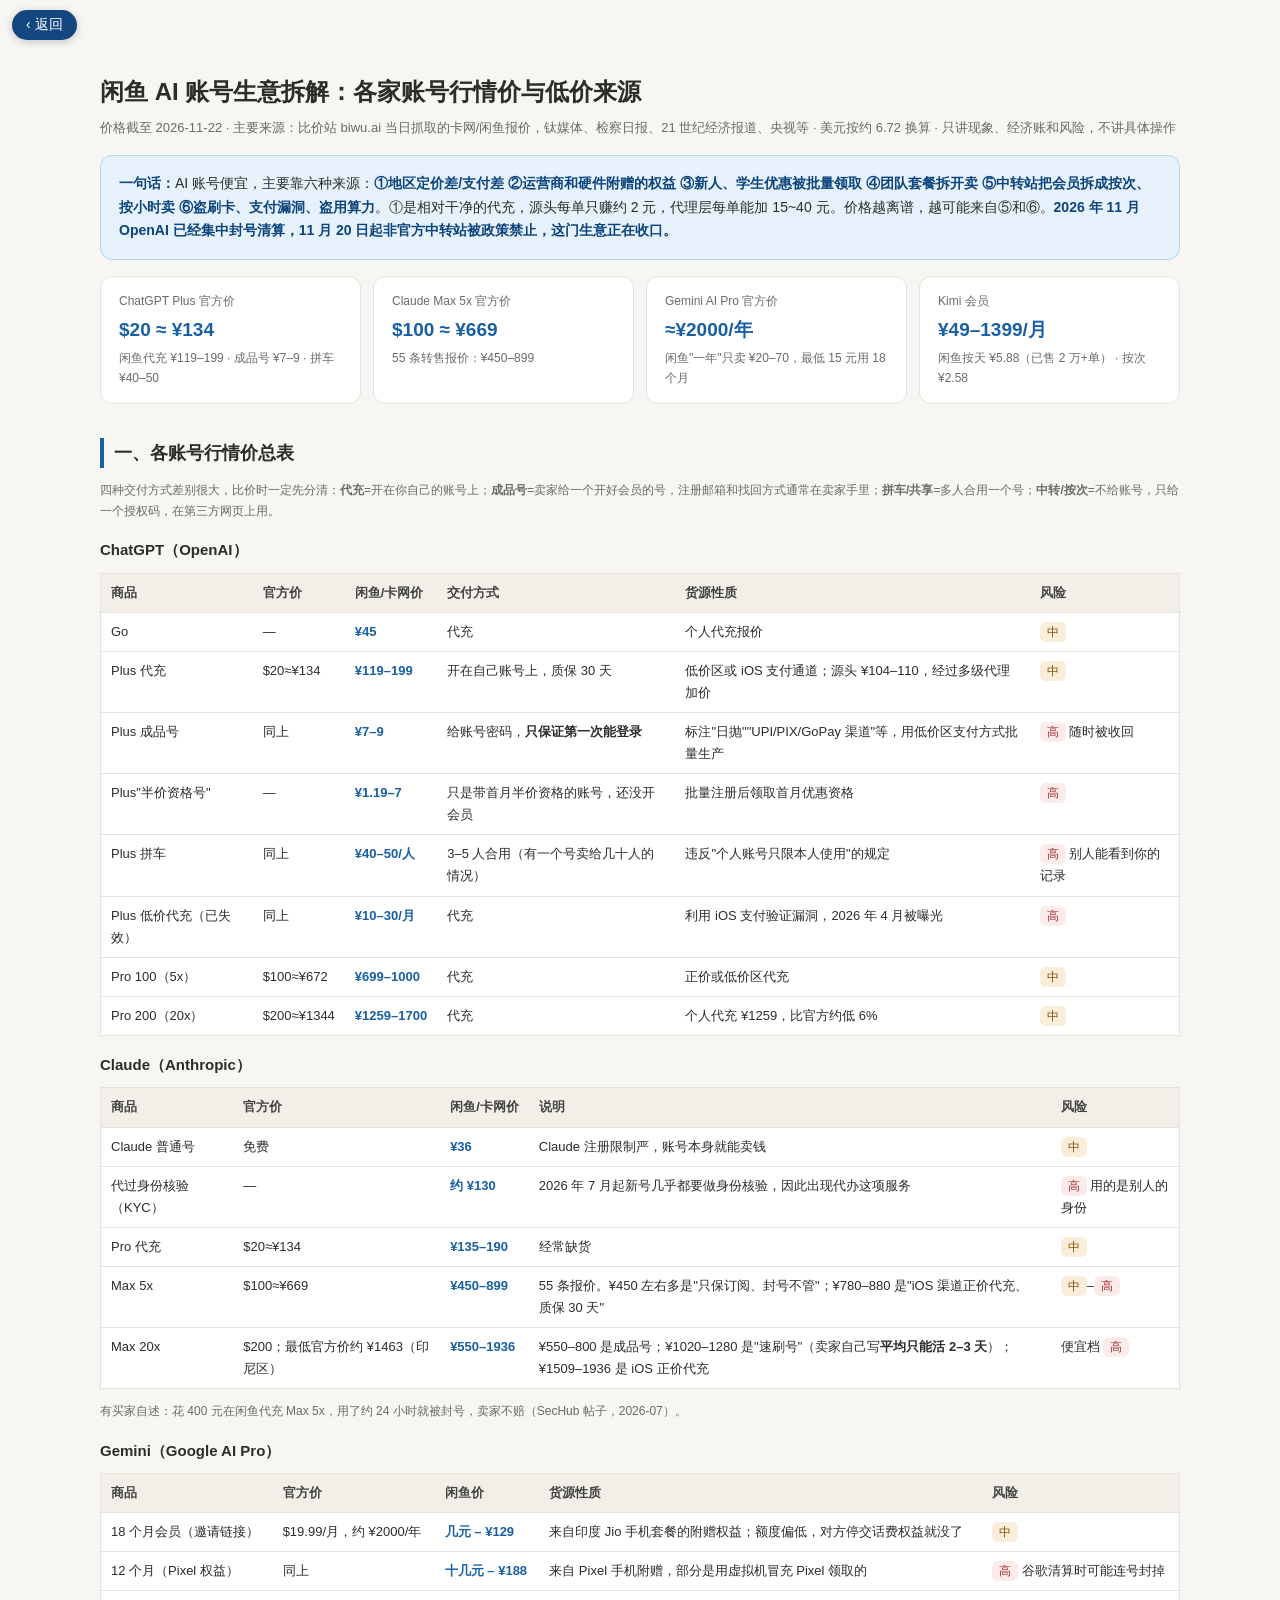
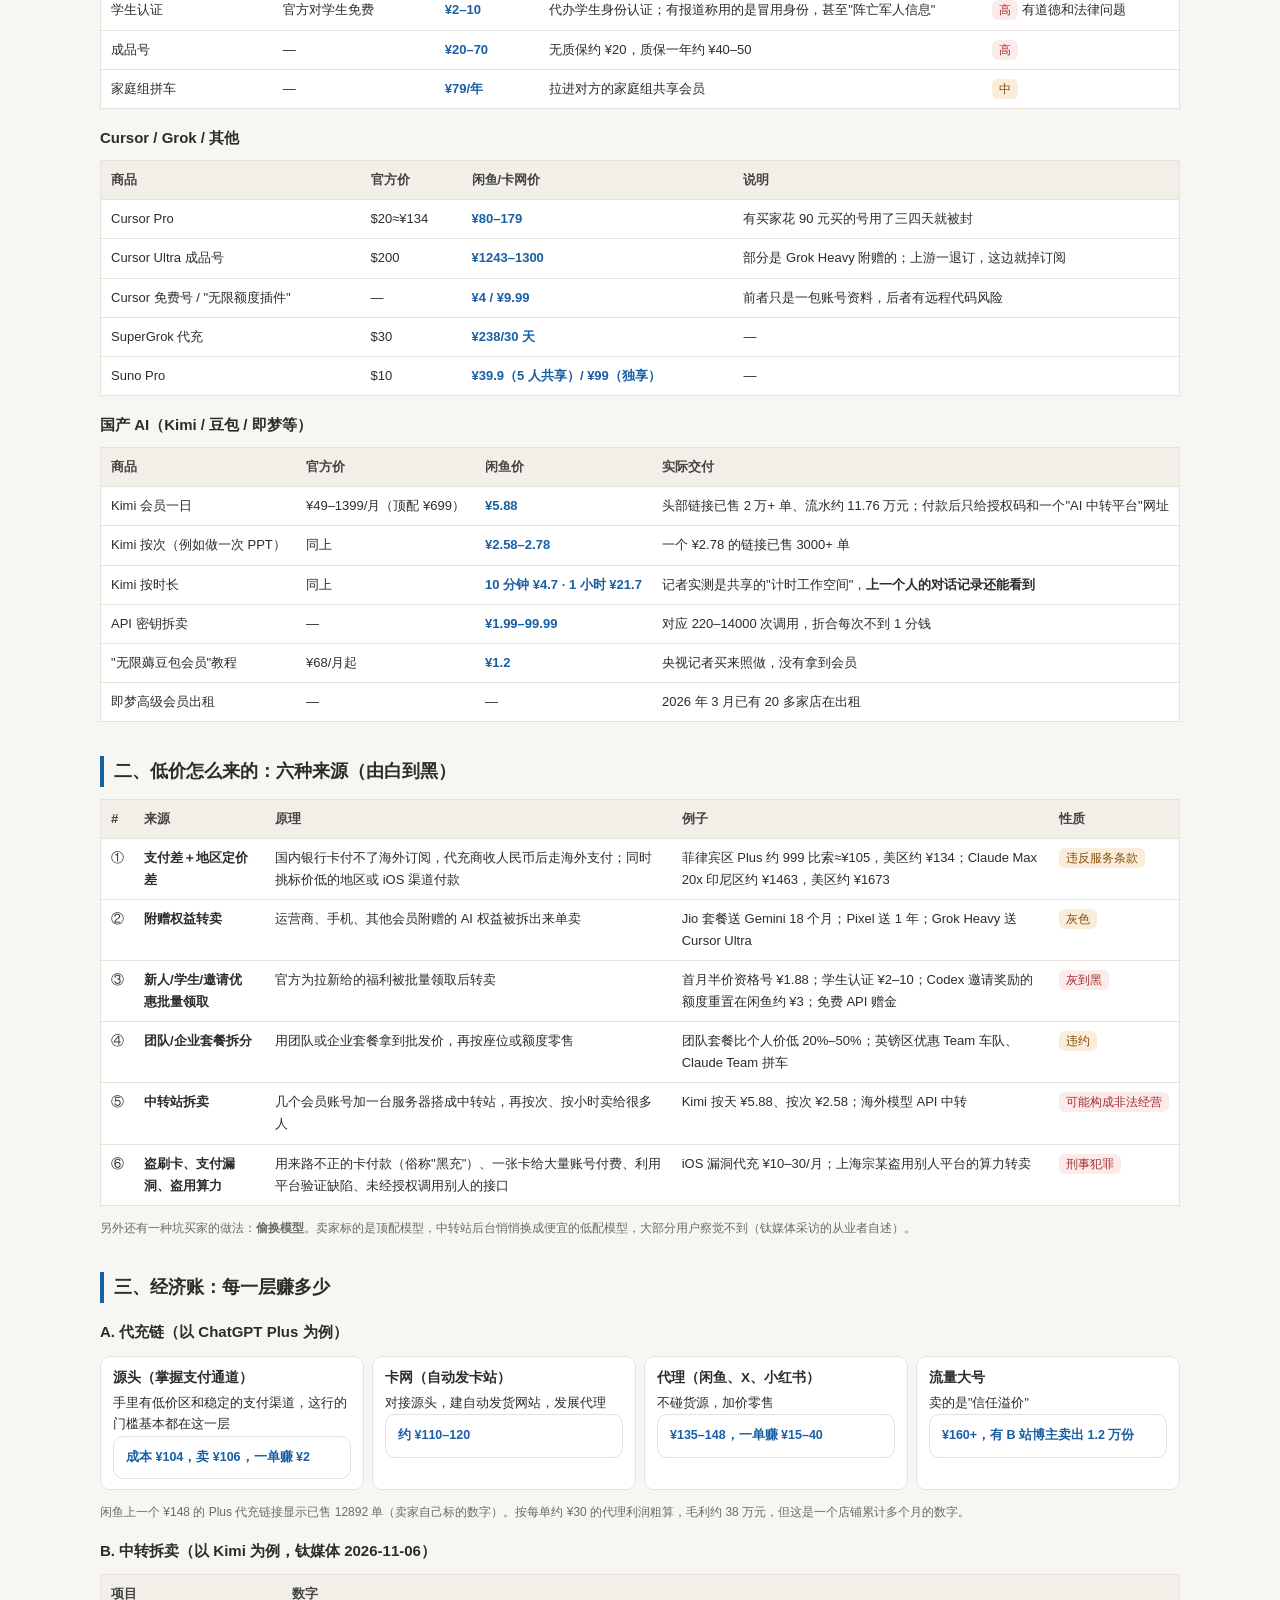
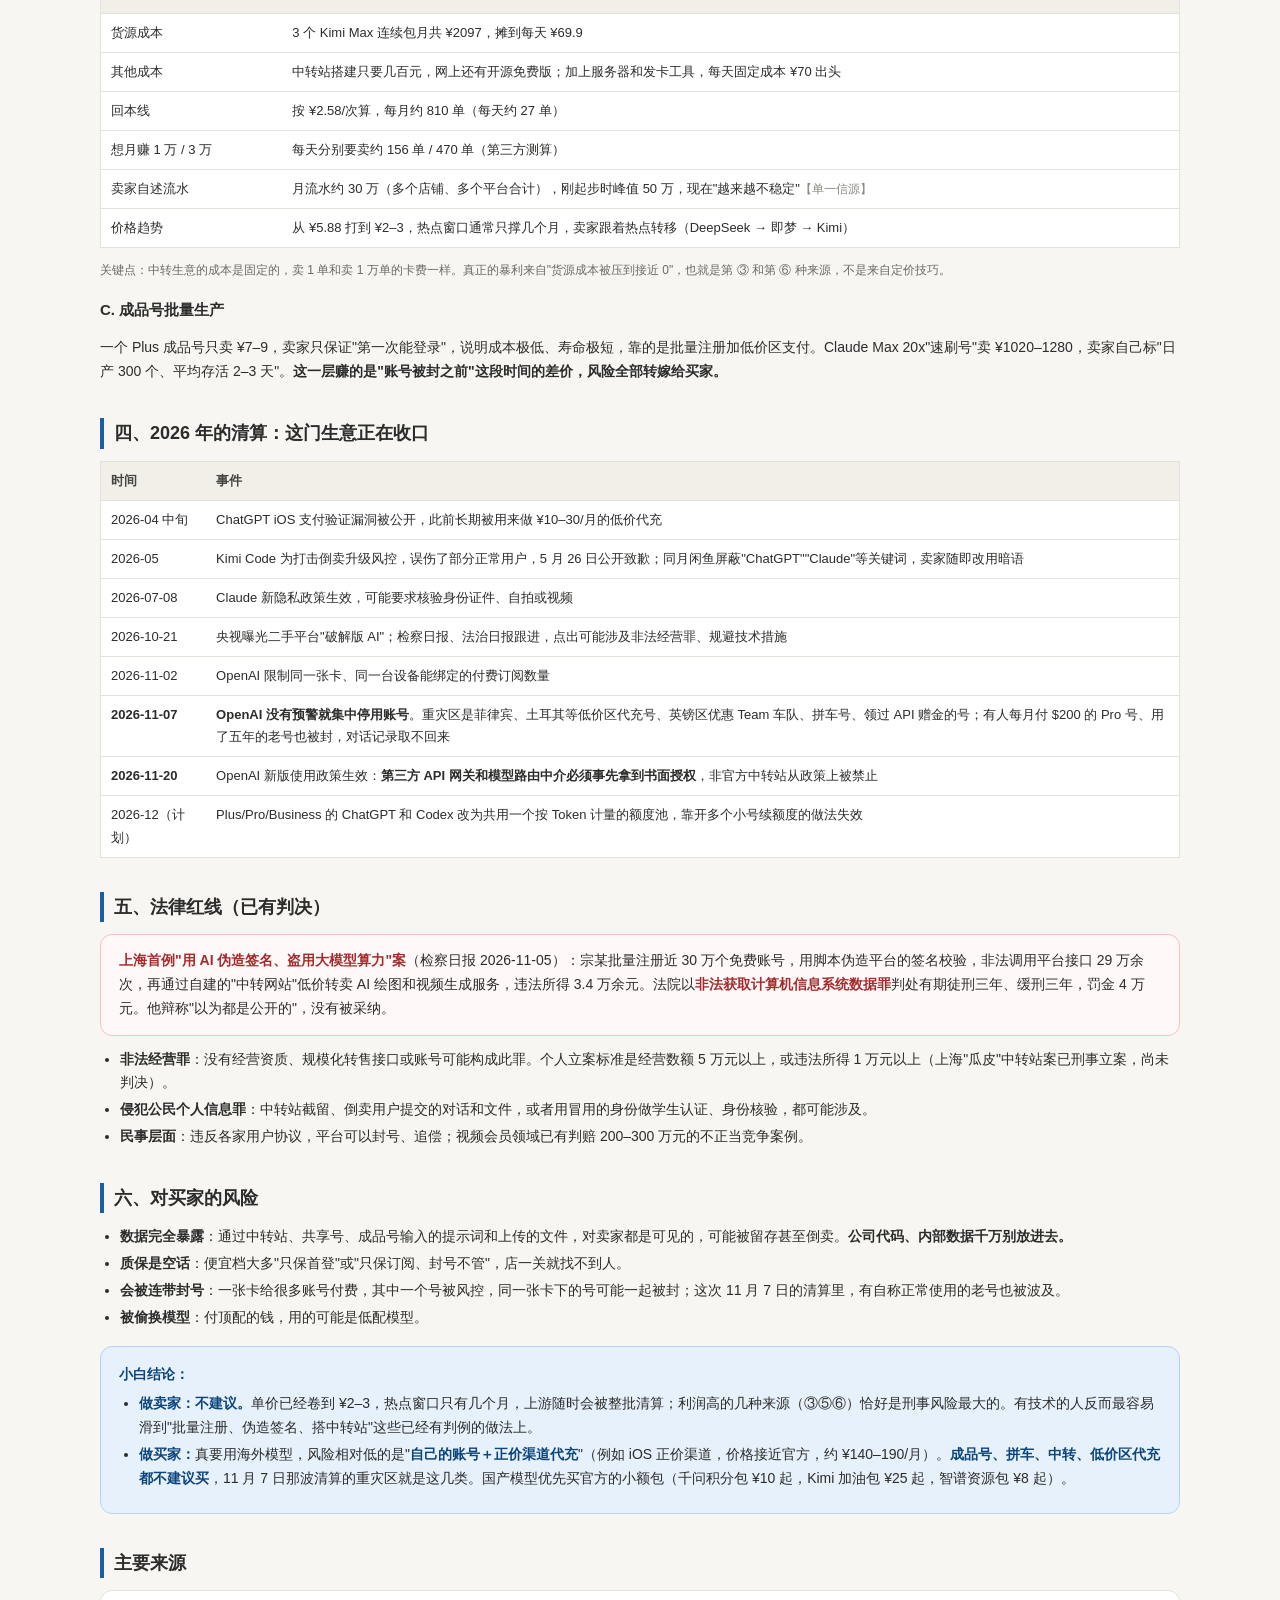
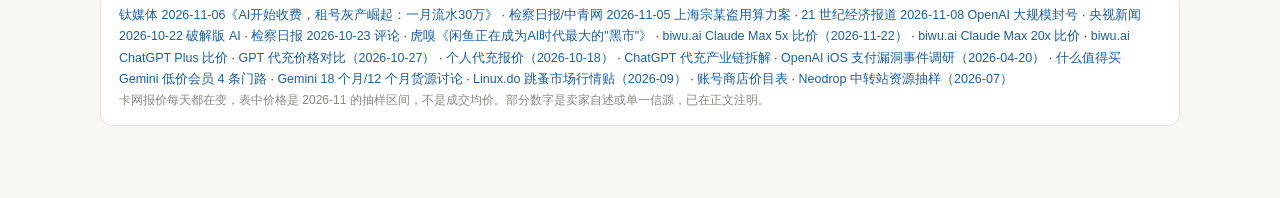
<file: reports/ai-accounts.html>
<!DOCTYPE html>
<html lang="zh-CN">
<head>
<meta charset="UTF-8">
<meta name="viewport" content="width=device-width, initial-scale=1.0, viewport-fit=cover">
<title>闲鱼 AI 账号生意拆解：各账号行情价与低价来源（2026-11）</title>
<style>
:root{--bg:#f7f6f2;--card:#fff;--text:#2c2c2a;--muted:#6b6a64;--line:#e4e2da;--blue:#185FA5;--bluebg:#E6F1FB;--red:#A32D2D;--redbg:#FCEBEB;--amber:#854F0B;--amberbg:#FAEEDA;--green:#3B6D11;--greenbg:#EAF3DE}
*{box-sizing:border-box}
body{margin:0;background:var(--bg);color:var(--text);font:14px/1.7 -apple-system,"PingFang SC","Microsoft YaHei",sans-serif}
.wrap{max-width:1120px;margin:0 auto;padding:28px 20px 60px}
h1{font-size:24px;margin:0 0 4px;font-weight:600}
h2{font-size:18px;margin:34px 0 12px;padding-left:10px;border-left:4px solid var(--blue);font-weight:600}
h3{font-size:15px;margin:16px 0 8px;font-weight:600}
.sub{color:var(--muted);font-size:13px}
.verdict{background:var(--bluebg);border:1px solid #B5D4F4;border-radius:12px;padding:16px 18px;margin-top:16px}
.verdict b{color:#0C447C}
.warn{background:#FFF8F8;border:1px solid #F7C1C1;border-radius:12px;padding:14px 18px;margin:12px 0}
.warn b{color:var(--red)}
.card{background:var(--card);border:1px solid var(--line);border-radius:12px;padding:14px 18px;margin:12px 0}
.hero{display:grid;grid-template-columns:repeat(4,1fr);gap:12px;margin-top:16px}
.hero .card{margin:0}
.k{font-size:12px;color:var(--muted)}
.v{font-size:19px;font-weight:600;margin:2px 0;color:var(--blue)}
table{width:100%;border-collapse:collapse;background:var(--card);border:1px solid var(--line);font-size:13px;margin:10px 0}
th,td{padding:8px 10px;border-bottom:1px solid var(--line);vertical-align:top;text-align:left}
th{background:#f1efe8;font-weight:600;color:#444441;white-space:nowrap}
.p{color:var(--blue);font-weight:600;white-space:nowrap}
.tag{display:inline-block;padding:0 7px;border-radius:6px;font-size:12px;line-height:20px;white-space:nowrap}
.hi{background:var(--redbg);color:var(--red)}
.mid{background:var(--amberbg);color:var(--amber)}
.lo{background:var(--greenbg);color:var(--green)}
.low{color:#888780;font-size:12px}
a{color:var(--blue);text-decoration:none}
.flow{display:grid;grid-template-columns:repeat(4,1fr);gap:8px;margin:12px 0}
.flow div{background:var(--card);border:1px solid var(--line);border-radius:10px;padding:10px 12px;font-size:12.5px;position:relative}
.flow b{display:block;font-size:13.5px;margin-bottom:3px}
.flow .m{color:var(--blue);font-weight:600}
ul{margin:6px 0;padding-left:20px}
li{margin:3px 0}
.note{font-size:12px;color:var(--muted)}
@media(max-width:800px){.hero,.flow{grid-template-columns:1fr 1fr}}
</style>
<base target="_blank">
<meta name="theme-color" content="#14467f">
<style>body{padding-top:calc(44px + env(safe-area-inset-top));font-family:"PingFang SC",-apple-system,"Microsoft YaHei",sans-serif}</style>
</head>
<body>
<div style="position:fixed;left:0;right:0;top:0;height:env(safe-area-inset-top);background:#14467f;z-index:98"></div><a href="../index.html#/more" target="_self" style="position:fixed;left:12px;top:calc(10px + env(safe-area-inset-top));z-index:99;background:#14467f;color:#fff;padding:6px 14px;border-radius:18px;font:14px PingFang SC,-apple-system,sans-serif;text-decoration:none;box-shadow:0 2px 8px rgba(0,0,0,.2)">‹ 返回</a>
<div class="wrap">
<h1>闲鱼 AI 账号生意拆解：各家账号行情价与低价来源</h1>
<div class="sub">价格截至 2026-11-22 · 主要来源：比价站 biwu.ai 当日抓取的卡网/闲鱼报价，钛媒体、检察日报、21 世纪经济报道、央视等 · 美元按约 6.72 换算 · 只讲现象、经济账和风险，不讲具体操作</div>

<div class="verdict">
<b>一句话：</b>AI 账号便宜，主要靠六种来源：<b>①地区定价差/支付差 ②运营商和硬件附赠的权益 ③新人、学生优惠被批量领取 ④团队套餐拆开卖 ⑤中转站把会员拆成按次、按小时卖 ⑥盗刷卡、支付漏洞、盗用算力</b>。①是相对干净的代充，源头每单只赚约 2 元，代理层每单能加 15~40 元。价格越离谱，越可能来自⑤和⑥。<b>2026 年 11 月 OpenAI 已经集中封号清算，11 月 20 日起非官方中转站被政策禁止，这门生意正在收口。</b>
</div>

<div class="hero">
<div class="card"><div class="k">ChatGPT Plus 官方价</div><div class="v">$20 ≈ ¥134</div><div class="note">闲鱼代充 ¥119–199 · 成品号 ¥7–9 · 拼车 ¥40–50</div></div>
<div class="card"><div class="k">Claude Max 5x 官方价</div><div class="v">$100 ≈ ¥669</div><div class="note">55 条转售报价：¥450–899</div></div>
<div class="card"><div class="k">Gemini AI Pro 官方价</div><div class="v">≈¥2000/年</div><div class="note">闲鱼"一年"只卖 ¥20–70，最低 15 元用 18 个月</div></div>
<div class="card"><div class="k">Kimi 会员</div><div class="v">¥49–1399/月</div><div class="note">闲鱼按天 ¥5.88（已售 2 万+单） · 按次 ¥2.58</div></div>
</div>

<h2>一、各账号行情价总表</h2>
<p class="note">四种交付方式差别很大，比价时一定先分清：<b>代充</b>=开在你自己的账号上；<b>成品号</b>=卖家给一个开好会员的号，注册邮箱和找回方式通常在卖家手里；<b>拼车/共享</b>=多人合用一个号；<b>中转/按次</b>=不给账号，只给一个授权码，在第三方网页上用。</p>

<h3>ChatGPT（OpenAI）</h3>
<table>
<tr><th>商品</th><th>官方价</th><th>闲鱼/卡网价</th><th>交付方式</th><th>货源性质</th><th>风险</th></tr>
<tr><td>Go</td><td>—</td><td class="p">¥45</td><td>代充</td><td>个人代充报价</td><td><span class="tag mid">中</span></td></tr>
<tr><td>Plus 代充</td><td>$20≈¥134</td><td class="p">¥119–199</td><td>开在自己账号上，质保 30 天</td><td>低价区或 iOS 支付通道；源头 ¥104–110，经过多级代理加价</td><td><span class="tag mid">中</span></td></tr>
<tr><td>Plus 成品号</td><td>同上</td><td class="p">¥7–9</td><td>给账号密码，<b>只保证第一次能登录</b></td><td>标注"日抛""UPI/PIX/GoPay 渠道"等，用低价区支付方式批量生产</td><td><span class="tag hi">高</span> 随时被收回</td></tr>
<tr><td>Plus"半价资格号"</td><td>—</td><td class="p">¥1.19–7</td><td>只是带首月半价资格的账号，还没开会员</td><td>批量注册后领取首月优惠资格</td><td><span class="tag hi">高</span></td></tr>
<tr><td>Plus 拼车</td><td>同上</td><td class="p">¥40–50/人</td><td>3–5 人合用（有一个号卖给几十人的情况）</td><td>违反"个人账号只限本人使用"的规定</td><td><span class="tag hi">高</span> 别人能看到你的记录</td></tr>
<tr><td>Plus 低价代充（已失效）</td><td>同上</td><td class="p">¥10–30/月</td><td>代充</td><td>利用 iOS 支付验证漏洞，2026 年 4 月被曝光</td><td><span class="tag hi">高</span></td></tr>
<tr><td>Pro 100（5x）</td><td>$100≈¥672</td><td class="p">¥699–1000</td><td>代充</td><td>正价或低价区代充</td><td><span class="tag mid">中</span></td></tr>
<tr><td>Pro 200（20x）</td><td>$200≈¥1344</td><td class="p">¥1259–1700</td><td>代充</td><td>个人代充 ¥1259，比官方约低 6%</td><td><span class="tag mid">中</span></td></tr>
</table>

<h3>Claude（Anthropic）</h3>
<table>
<tr><th>商品</th><th>官方价</th><th>闲鱼/卡网价</th><th>说明</th><th>风险</th></tr>
<tr><td>Claude 普通号</td><td>免费</td><td class="p">¥36</td><td>Claude 注册限制严，账号本身就能卖钱</td><td><span class="tag mid">中</span></td></tr>
<tr><td>代过身份核验（KYC）</td><td>—</td><td class="p">约 ¥130</td><td>2026 年 7 月起新号几乎都要做身份核验，因此出现代办这项服务</td><td><span class="tag hi">高</span> 用的是别人的身份</td></tr>
<tr><td>Pro 代充</td><td>$20≈¥134</td><td class="p">¥135–190</td><td>经常缺货</td><td><span class="tag mid">中</span></td></tr>
<tr><td>Max 5x</td><td>$100≈¥669</td><td class="p">¥450–899</td><td>55 条报价。¥450 左右多是"只保订阅、封号不管"；¥780–880 是"iOS 渠道正价代充、质保 30 天"</td><td><span class="tag mid">中</span>–<span class="tag hi">高</span></td></tr>
<tr><td>Max 20x</td><td>$200；最低官方价约 ¥1463（印尼区）</td><td class="p">¥550–1936</td><td>¥550–800 是成品号；¥1020–1280 是"速刷号"（卖家自己写<b>平均只能活 2–3 天</b>）；¥1509–1936 是 iOS 正价代充</td><td>便宜档 <span class="tag hi">高</span></td></tr>
</table>
<p class="note">有买家自述：花 400 元在闲鱼代充 Max 5x，用了约 24 小时就被封号，卖家不赔（SecHub 帖子，2026-07）。</p>

<h3>Gemini（Google AI Pro）</h3>
<table>
<tr><th>商品</th><th>官方价</th><th>闲鱼价</th><th>货源性质</th><th>风险</th></tr>
<tr><td>18 个月会员（邀请链接）</td><td>$19.99/月，约 ¥2000/年</td><td class="p">几元 – ¥129</td><td>来自印度 Jio 手机套餐的附赠权益；额度偏低，对方停交话费权益就没了</td><td><span class="tag mid">中</span></td></tr>
<tr><td>12 个月（Pixel 权益）</td><td>同上</td><td class="p">十几元 – ¥188</td><td>来自 Pixel 手机附赠，部分是用虚拟机冒充 Pixel 领取的</td><td><span class="tag hi">高</span> 谷歌清算时可能连号封掉</td></tr>
<tr><td>学生认证</td><td>官方对学生免费</td><td class="p">¥2–10</td><td>代办学生身份认证；有报道称用的是冒用身份，甚至"阵亡军人信息"</td><td><span class="tag hi">高</span> 有道德和法律问题</td></tr>
<tr><td>成品号</td><td>—</td><td class="p">¥20–70</td><td>无质保约 ¥20，质保一年约 ¥40–50</td><td><span class="tag hi">高</span></td></tr>
<tr><td>家庭组拼车</td><td>—</td><td class="p">¥79/年</td><td>拉进对方的家庭组共享会员</td><td><span class="tag mid">中</span></td></tr>
</table>

<h3>Cursor / Grok / 其他</h3>
<table>
<tr><th>商品</th><th>官方价</th><th>闲鱼/卡网价</th><th>说明</th></tr>
<tr><td>Cursor Pro</td><td>$20≈¥134</td><td class="p">¥80–179</td><td>有买家花 90 元买的号用了三四天就被封</td></tr>
<tr><td>Cursor Ultra 成品号</td><td>$200</td><td class="p">¥1243–1300</td><td>部分是 Grok Heavy 附赠的；上游一退订，这边就掉订阅</td></tr>
<tr><td>Cursor 免费号 / "无限额度插件"</td><td>—</td><td class="p">¥4 / ¥9.99</td><td>前者只是一包账号资料，后者有远程代码风险</td></tr>
<tr><td>SuperGrok 代充</td><td>$30</td><td class="p">¥238/30 天</td><td>—</td></tr>
<tr><td>Suno Pro</td><td>$10</td><td class="p">¥39.9（5 人共享）/ ¥99（独享）</td><td>—</td></tr>
</table>

<h3>国产 AI（Kimi / 豆包 / 即梦等）</h3>
<table>
<tr><th>商品</th><th>官方价</th><th>闲鱼价</th><th>实际交付</th></tr>
<tr><td>Kimi 会员一日</td><td>¥49–1399/月（顶配 ¥699）</td><td class="p">¥5.88</td><td>头部链接已售 2 万+ 单、流水约 11.76 万元；付款后只给授权码和一个"AI 中转平台"网址</td></tr>
<tr><td>Kimi 按次（例如做一次 PPT）</td><td>同上</td><td class="p">¥2.58–2.78</td><td>一个 ¥2.78 的链接已售 3000+ 单</td></tr>
<tr><td>Kimi 按时长</td><td>同上</td><td class="p">10 分钟 ¥4.7 · 1 小时 ¥21.7</td><td>记者实测是共享的"计时工作空间"，<b>上一个人的对话记录还能看到</b></td></tr>
<tr><td>API 密钥拆卖</td><td>—</td><td class="p">¥1.99–99.99</td><td>对应 220–14000 次调用，折合每次不到 1 分钱</td></tr>
<tr><td>"无限薅豆包会员"教程</td><td>¥68/月起</td><td class="p">¥1.2</td><td>央视记者买来照做，没有拿到会员</td></tr>
<tr><td>即梦高级会员出租</td><td>—</td><td>—</td><td>2026 年 3 月已有 20 多家店在出租</td></tr>
</table>

<h2>二、低价怎么来的：六种来源（由白到黑）</h2>
<table>
<tr><th>#</th><th>来源</th><th>原理</th><th>例子</th><th>性质</th></tr>
<tr><td>①</td><td><b>支付差＋地区定价差</b></td><td>国内银行卡付不了海外订阅，代充商收人民币后走海外支付；同时挑标价低的地区或 iOS 渠道付款</td><td>菲律宾区 Plus 约 999 比索≈¥105，美区约 ¥134；Claude Max 20x 印尼区约 ¥1463，美区约 ¥1673</td><td><span class="tag mid">违反服务条款</span></td></tr>
<tr><td>②</td><td><b>附赠权益转卖</b></td><td>运营商、手机、其他会员附赠的 AI 权益被拆出来单卖</td><td>Jio 套餐送 Gemini 18 个月；Pixel 送 1 年；Grok Heavy 送 Cursor Ultra</td><td><span class="tag mid">灰色</span></td></tr>
<tr><td>③</td><td><b>新人/学生/邀请优惠批量领取</b></td><td>官方为拉新给的福利被批量领取后转卖</td><td>首月半价资格号 ¥1.88；学生认证 ¥2–10；Codex 邀请奖励的额度重置在闲鱼约 ¥3；免费 API 赠金</td><td><span class="tag hi">灰到黑</span></td></tr>
<tr><td>④</td><td><b>团队/企业套餐拆分</b></td><td>用团队或企业套餐拿到批发价，再按座位或额度零售</td><td>团队套餐比个人价低 20%–50%；英镑区优惠 Team 车队、Claude Team 拼车</td><td><span class="tag mid">违约</span></td></tr>
<tr><td>⑤</td><td><b>中转站拆卖</b></td><td>几个会员账号加一台服务器搭成中转站，再按次、按小时卖给很多人</td><td>Kimi 按天 ¥5.88、按次 ¥2.58；海外模型 API 中转</td><td><span class="tag hi">可能构成非法经营</span></td></tr>
<tr><td>⑥</td><td><b>盗刷卡、支付漏洞、盗用算力</b></td><td>用来路不正的卡付款（俗称"黑充"）、一张卡给大量账号付费、利用平台验证缺陷、未经授权调用别人的接口</td><td>iOS 漏洞代充 ¥10–30/月；上海宗某盗用别人平台的算力转卖</td><td><span class="tag hi">刑事犯罪</span></td></tr>
</table>
<p class="note">另外还有一种坑买家的做法：<b>偷换模型</b>。卖家标的是顶配模型，中转站后台悄悄换成便宜的低配模型，大部分用户察觉不到（钛媒体采访的从业者自述）。</p>

<h2>三、经济账：每一层赚多少</h2>
<h3>A. 代充链（以 ChatGPT Plus 为例）</h3>
<div class="flow">
<div><b>源头（掌握支付通道）</b>手里有低价区和稳定的支付渠道，这行的门槛基本都在这一层<div class="m">成本 ¥104，卖 ¥106，一单赚 ¥2</div></div>
<div><b>卡网（自动发卡站）</b>对接源头，建自动发货网站，发展代理<div class="m">约 ¥110–120</div></div>
<div><b>代理（闲鱼、X、小红书）</b>不碰货源，加价零售<div class="m">¥135–148，一单赚 ¥15–40</div></div>
<div><b>流量大号</b>卖的是"信任溢价"<div class="m">¥160+，有 B 站博主卖出 1.2 万份</div></div>
</div>
<p class="note">闲鱼上一个 ¥148 的 Plus 代充链接显示已售 12892 单（卖家自己标的数字）。按每单约 ¥30 的代理利润粗算，毛利约 38 万元，但这是一个店铺累计多个月的数字。</p>

<h3>B. 中转拆卖（以 Kimi 为例，钛媒体 2026-11-06）</h3>
<table>
<tr><th>项目</th><th>数字</th></tr>
<tr><td>货源成本</td><td>3 个 Kimi Max 连续包月共 ¥2097，摊到每天 ¥69.9</td></tr>
<tr><td>其他成本</td><td>中转站搭建只要几百元，网上还有开源免费版；加上服务器和发卡工具，每天固定成本 ¥70 出头</td></tr>
<tr><td>回本线</td><td>按 ¥2.58/次算，每月约 810 单（每天约 27 单）</td></tr>
<tr><td>想月赚 1 万 / 3 万</td><td>每天分别要卖约 156 单 / 470 单（第三方测算）</td></tr>
<tr><td>卖家自述流水</td><td>月流水约 30 万（多个店铺、多个平台合计），刚起步时峰值 50 万，现在"越来越不稳定"<span class="low">【单一信源】</span></td></tr>
<tr><td>价格趋势</td><td>从 ¥5.88 打到 ¥2–3，热点窗口通常只撑几个月，卖家跟着热点转移（DeepSeek → 即梦 → Kimi）</td></tr>
</table>
<p class="note">关键点：中转生意的成本是固定的，卖 1 单和卖 1 万单的卡费一样。真正的暴利来自"货源成本被压到接近 0"，也就是第 ③ 和第 ⑥ 种来源，不是来自定价技巧。</p>

<h3>C. 成品号批量生产</h3>
<p>一个 Plus 成品号只卖 ¥7–9，卖家只保证"第一次能登录"，说明成本极低、寿命极短，靠的是批量注册加低价区支付。Claude Max 20x"速刷号"卖 ¥1020–1280，卖家自己标"日产 300 个、平均存活 2–3 天"。<b>这一层赚的是"账号被封之前"这段时间的差价，风险全部转嫁给买家。</b></p>

<h2>四、2026 年的清算：这门生意正在收口</h2>
<table>
<tr><th>时间</th><th>事件</th></tr>
<tr><td>2026-04 中旬</td><td>ChatGPT iOS 支付验证漏洞被公开，此前长期被用来做 ¥10–30/月的低价代充</td></tr>
<tr><td>2026-05</td><td>Kimi Code 为打击倒卖升级风控，误伤了部分正常用户，5 月 26 日公开致歉；同月闲鱼屏蔽"ChatGPT""Claude"等关键词，卖家随即改用暗语</td></tr>
<tr><td>2026-07-08</td><td>Claude 新隐私政策生效，可能要求核验身份证件、自拍或视频</td></tr>
<tr><td>2026-10-21</td><td>央视曝光二手平台"破解版 AI"；检察日报、法治日报跟进，点出可能涉及非法经营罪、规避技术措施</td></tr>
<tr><td>2026-11-02</td><td>OpenAI 限制同一张卡、同一台设备能绑定的付费订阅数量</td></tr>
<tr><td><b>2026-11-07</b></td><td><b>OpenAI 没有预警就集中停用账号</b>。重灾区是菲律宾、土耳其等低价区代充号、英镑区优惠 Team 车队、拼车号、领过 API 赠金的号；有人每月付 $200 的 Pro 号、用了五年的老号也被封，对话记录取不回来</td></tr>
<tr><td><b>2026-11-20</b></td><td>OpenAI 新版使用政策生效：<b>第三方 API 网关和模型路由中介必须事先拿到书面授权</b>，非官方中转站从政策上被禁止</td></tr>
<tr><td>2026-12（计划）</td><td>Plus/Pro/Business 的 ChatGPT 和 Codex 改为共用一个按 Token 计量的额度池，靠开多个小号续额度的做法失效</td></tr>
</table>

<h2>五、法律红线（已有判决）</h2>
<div class="warn">
<b>上海首例"用 AI 伪造签名、盗用大模型算力"案</b>（检察日报 2026-11-05）：宗某批量注册近 30 万个免费账号，用脚本伪造平台的签名校验，非法调用平台接口 29 万余次，再通过自建的"中转网站"低价转卖 AI 绘图和视频生成服务，违法所得 3.4 万余元。法院以<b>非法获取计算机信息系统数据罪</b>判处有期徒刑三年、缓刑三年，罚金 4 万元。他辩称"以为都是公开的"，没有被采纳。
</div>
<ul>
<li><b>非法经营罪</b>：没有经营资质、规模化转售接口或账号可能构成此罪。个人立案标准是经营数额 5 万元以上，或违法所得 1 万元以上（上海"瓜皮"中转站案已刑事立案，尚未判决）。</li>
<li><b>侵犯公民个人信息罪</b>：中转站截留、倒卖用户提交的对话和文件，或者用冒用的身份做学生认证、身份核验，都可能涉及。</li>
<li><b>民事层面</b>：违反各家用户协议，平台可以封号、追偿；视频会员领域已有判赔 200–300 万元的不正当竞争案例。</li>
</ul>

<h2>六、对买家的风险</h2>
<ul>
<li><b>数据完全暴露</b>：通过中转站、共享号、成品号输入的提示词和上传的文件，对卖家都是可见的，可能被留存甚至倒卖。<b>公司代码、内部数据千万别放进去。</b></li>
<li><b>质保是空话</b>：便宜档大多"只保首登"或"只保订阅、封号不管"，店一关就找不到人。</li>
<li><b>会被连带封号</b>：一张卡给很多账号付费，其中一个号被风控，同一张卡下的号可能一起被封；这次 11 月 7 日的清算里，有自称正常使用的老号也被波及。</li>
<li><b>被偷换模型</b>：付顶配的钱，用的可能是低配模型。</li>
</ul>

<div class="verdict">
<b>小白结论：</b>
<ul>
<li><b>做卖家：不建议。</b>单价已经卷到 ¥2–3，热点窗口只有几个月，上游随时会被整批清算；利润高的几种来源（③⑤⑥）恰好是刑事风险最大的。有技术的人反而最容易滑到"批量注册、伪造签名、搭中转站"这些已经有判例的做法上。</li>
<li><b>做买家：</b>真要用海外模型，风险相对低的是"<b>自己的账号＋正价渠道代充</b>"（例如 iOS 正价渠道，价格接近官方，约 ¥140–190/月）。<b>成品号、拼车、中转、低价区代充都不建议买</b>，11 月 7 日那波清算的重灾区就是这几类。国产模型优先买官方的小额包（千问积分包 ¥10 起，Kimi 加油包 ¥25 起，智谱资源包 ¥8 起）。</li>
</ul>
</div>

<h2>主要来源</h2>
<div class="card" style="font-size:12.5px">
<a href="https://finance.sina.com.cn/stock/t/2026-11-06/doc-inixuyww5368243.shtml">钛媒体 2026-11-06《AI开始收费，租号灰产崛起：一月流水30万》</a> ·
<a href="https://news.youth.cn/fzlm/202611/t20261105_16950126.htm">检察日报/中青网 2026-11-05 上海宗某盗用算力案</a> ·
<a href="https://www.21jingji.com/article/20261108/herald/0994840da2eda44fd8c2aa90b4e06869.html">21 世纪经济报道 2026-11-08 OpenAI 大规模封号</a> ·
<a href="https://ysxw.cctv.cn/article.html?item_id=13192599411108595597">央视新闻 2026-10-22 破解版 AI</a> ·
<a href="https://www.jcrb.com/livenews/2026/202610/t20261023_1037595.html">检察日报 2026-10-23 评论</a> ·
<a href="https://www.huxiu.com/article/4870122.html">虎嗅《闲鱼正在成为AI时代最大的"黑市"》</a> ·
<a href="https://biwu.ai/en/products/claude-max-5x">biwu.ai Claude Max 5x 比价（2026-11-22）</a> ·
<a href="https://biwu.ai/en/products/claude-max-20x">biwu.ai Claude Max 20x 比价</a> ·
<a href="https://biwu.ai/en/products/chatgpt-plus">biwu.ai ChatGPT Plus 比价</a> ·
<a href="https://getgpt.pro/chatgpt-chongzhi-comparison">GPT 代充价格对比（2026-10-27）</a> ·
<a href="https://leedu.ac.cn/article/chatgpt-personal-recharge-pricing-refund-guide">个人代充报价（2026-10-18）</a> ·
<a href="https://wqu.guru/i/01M7A99BA36HZPHQGZ4SACJHAF">ChatGPT 代充产业链拆解</a> ·
<a href="https://yage.ai/share/openai-ios-payment-vulnerability-20260420.html">OpenAI iOS 支付漏洞事件调研（2026-04-20）</a> ·
<a href="https://post.m.smzdm.com/p/az83qzep">什么值得买 Gemini 低价会员 4 条门路</a> ·
<a href="https://locdd.com/t/topic/87224/4">Gemini 18 个月/12 个月货源讨论</a> ·
<a href="https://linux.do/t/topic/2938121/2">Linux.do 跳蚤市场行情贴（2026-09）</a> ·
<a href="https://jclist.net/sharing/acc">账号商店价目表</a> ·
<a href="https://neodrop.ai/zh-cn/post/xQ1qAAZcVT2">Neodrop 中转站资源抽样（2026-07）</a><br>
<span class="low">卡网报价每天都在变，表中价格是 2026-11 的抽样区间，不是成交均价。部分数字是卖家自述或单一信源，已在正文注明。</span>
</div>
</div>
</body>
</html>
</file>
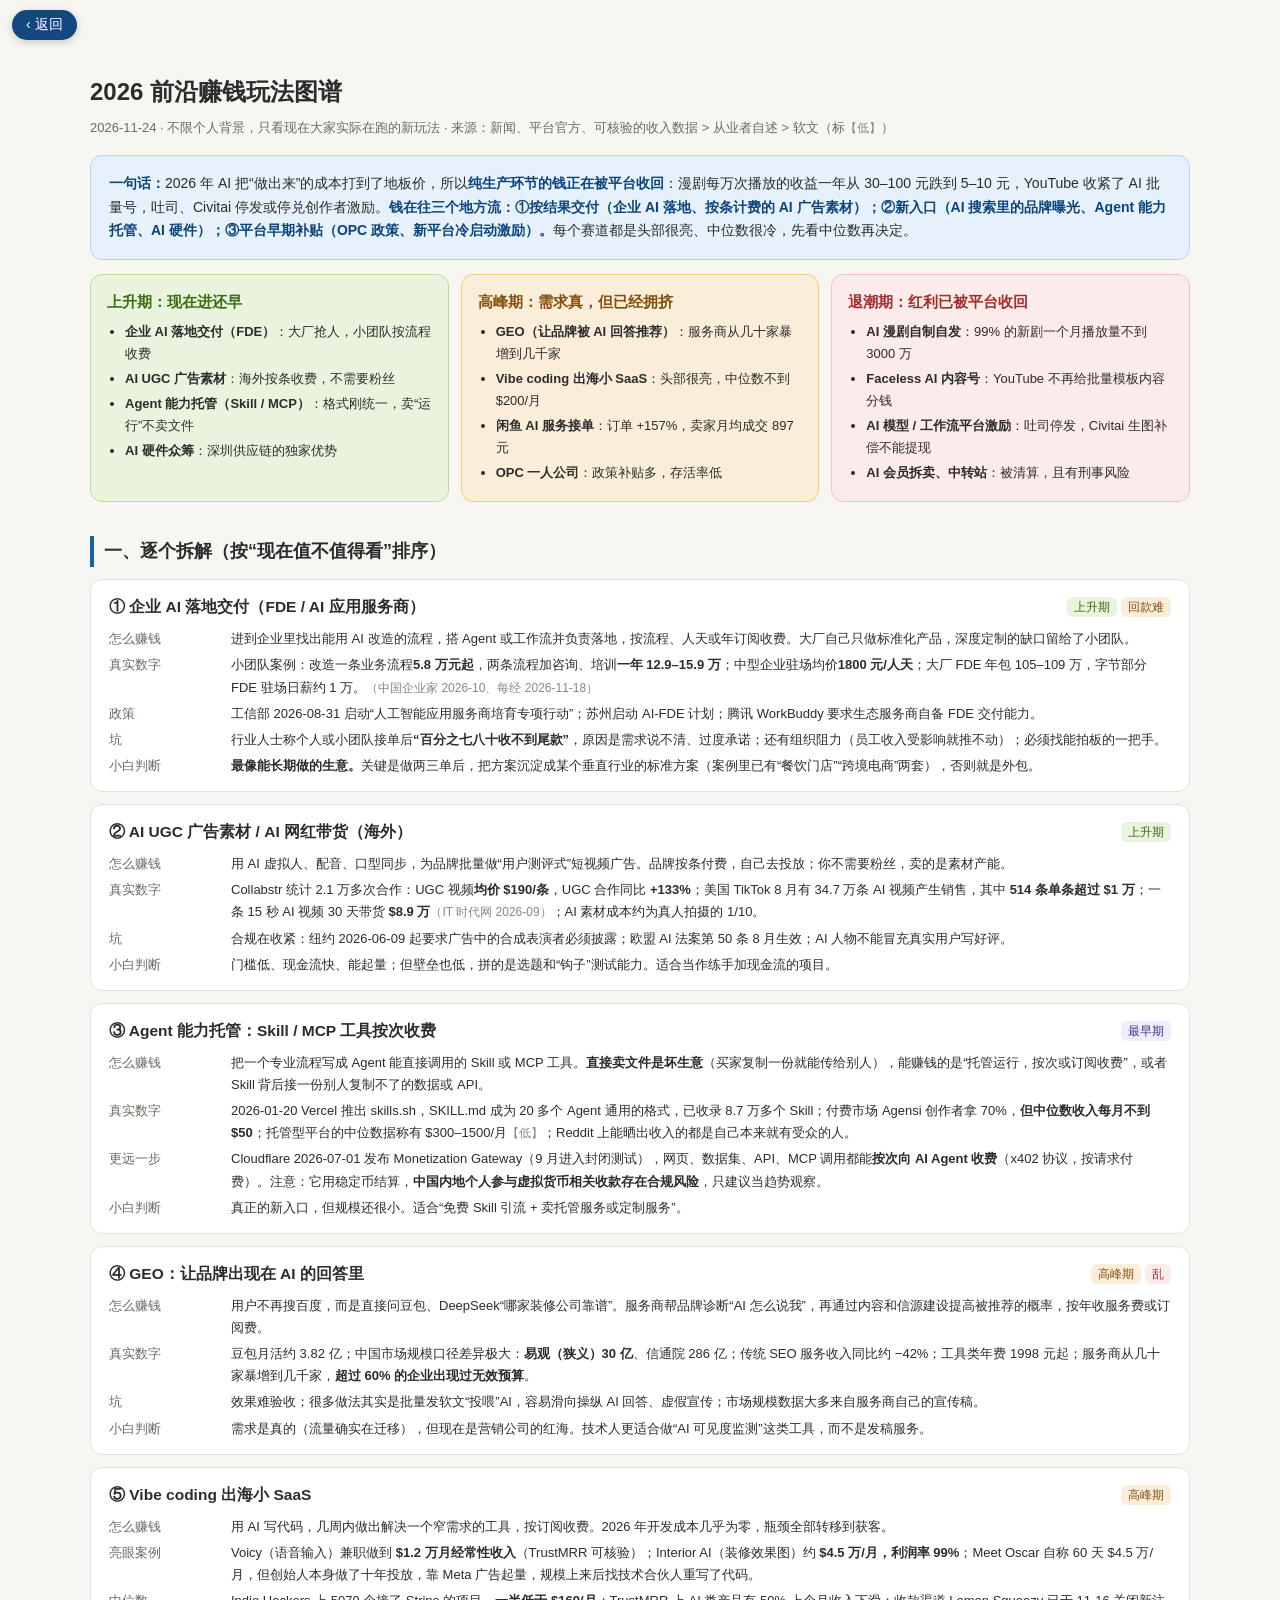
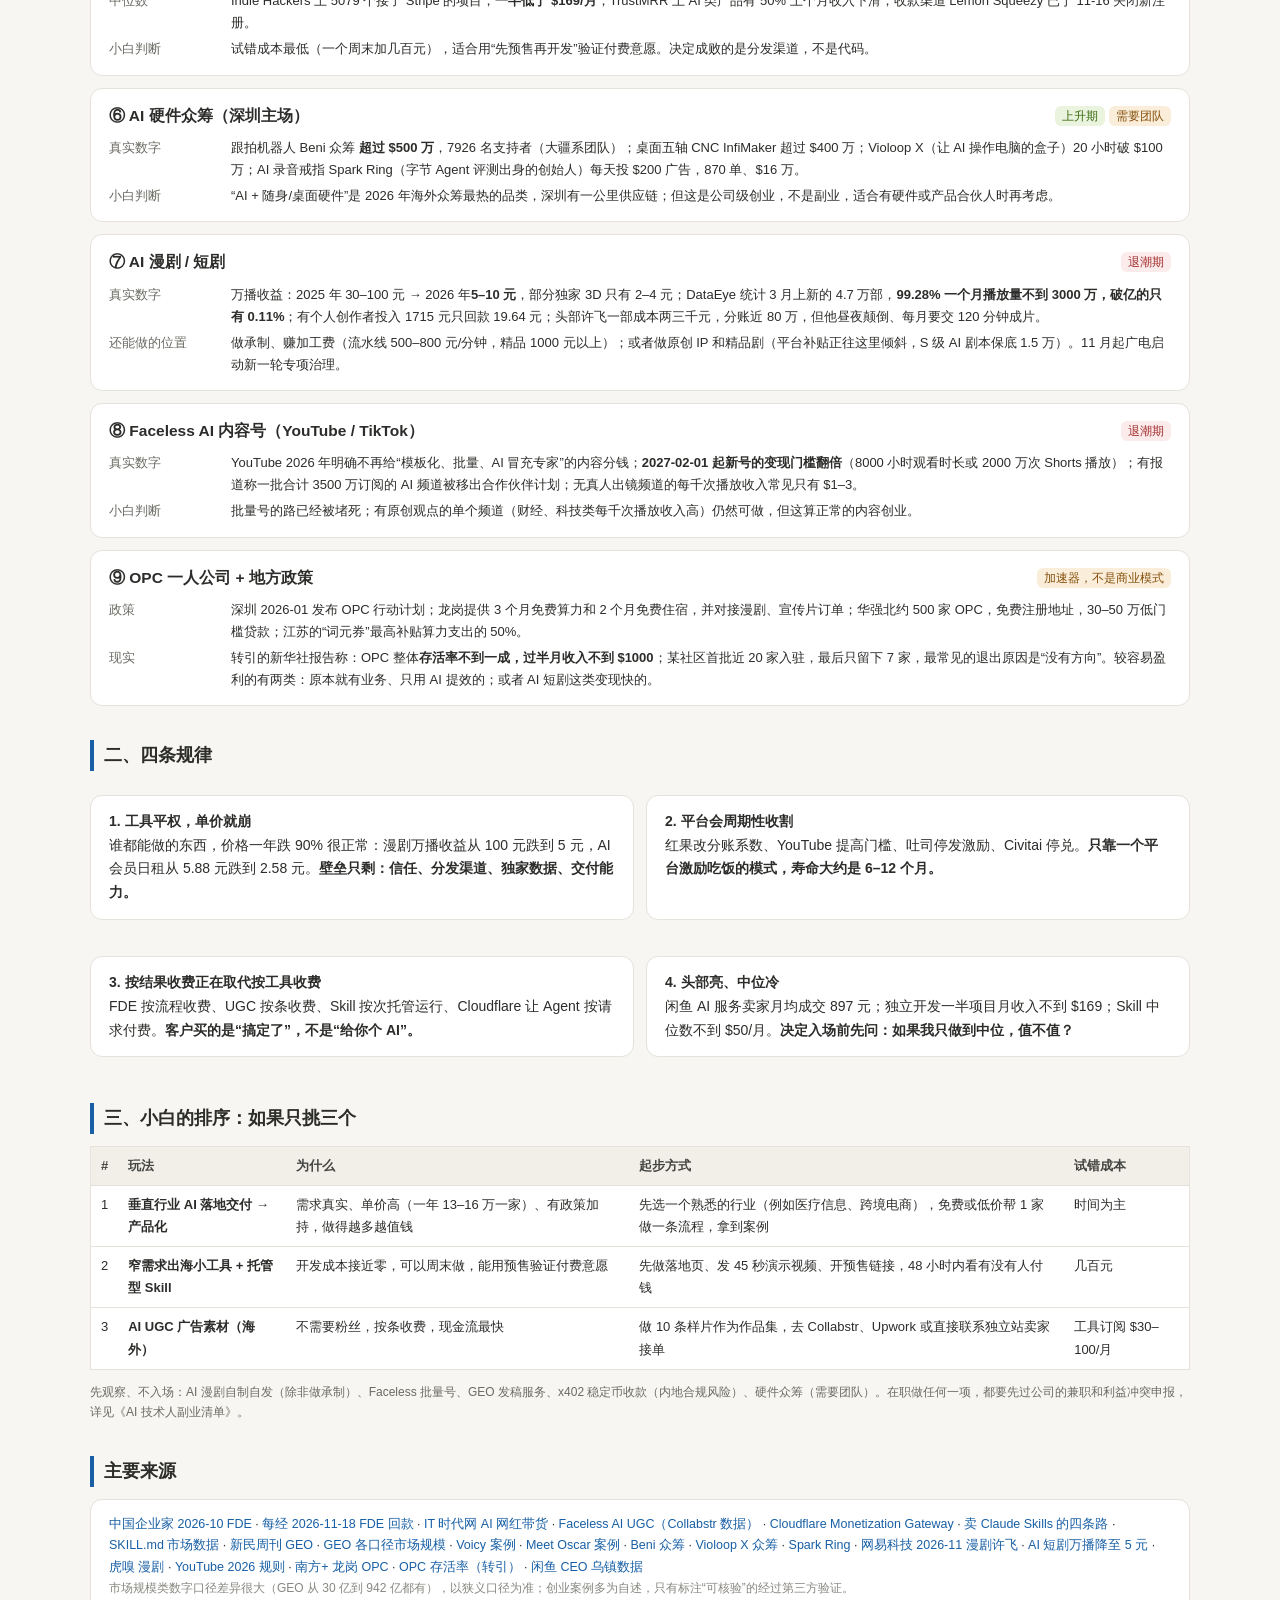
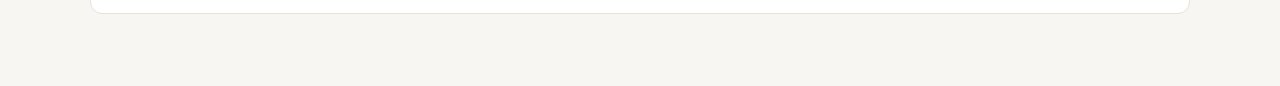
<file: reports/frontier.html>
<!DOCTYPE html>
<html lang="zh-CN">
<head>
<meta charset="UTF-8">
<meta name="viewport" content="width=device-width, initial-scale=1.0, viewport-fit=cover">
<title>2026 前沿赚钱玩法图谱</title>
<style>
:root{--bg:#f7f6f2;--card:#fff;--text:#2c2c2a;--muted:#6b6a64;--line:#e4e2da;--blue:#185FA5;--bluebg:#E6F1FB;--red:#A32D2D;--redbg:#FCEBEB;--amber:#854F0B;--amberbg:#FAEEDA;--green:#3B6D11;--greenbg:#EAF3DE;--purple:#3C3489;--purplebg:#EEEDFE}
*{box-sizing:border-box}
body{margin:0;background:var(--bg);color:var(--text);font:14px/1.7 -apple-system,"PingFang SC","Microsoft YaHei",sans-serif}
.wrap{max-width:1140px;margin:0 auto;padding:28px 20px 60px}
h1{font-size:24px;margin:0 0 4px;font-weight:600}
h2{font-size:18px;margin:34px 0 12px;padding-left:10px;border-left:4px solid var(--blue);font-weight:600}
h3{font-size:15px;margin:18px 0 6px;font-weight:600}
.sub{color:var(--muted);font-size:13px}
.verdict{background:var(--bluebg);border:1px solid #B5D4F4;border-radius:12px;padding:16px 18px;margin-top:16px}
.verdict b{color:#0C447C}
.cards{display:grid;grid-template-columns:repeat(3,1fr);gap:12px;margin-top:14px}
.c{border-radius:12px;padding:14px 16px;border:1px solid}
.c .t{font-size:15px;font-weight:600;margin-bottom:6px}
.c ul{margin:0;padding-left:18px;font-size:13px}
.up{background:var(--greenbg);border-color:#C0DD97}.up .t{color:var(--green)}
.peak{background:var(--amberbg);border-color:#FAC775}.peak .t{color:var(--amber)}
.down{background:var(--redbg);border-color:#F7C1C1}.down .t{color:var(--red)}
.card{background:var(--card);border:1px solid var(--line);border-radius:12px;padding:14px 18px;margin:12px 0}
table{width:100%;border-collapse:collapse;background:var(--card);border:1px solid var(--line);font-size:13px;margin:10px 0}
th,td{padding:8px 10px;border-bottom:1px solid var(--line);vertical-align:top;text-align:left}
th{background:#f1efe8;font-weight:600;color:#444441;white-space:nowrap}
.p{color:var(--blue);font-weight:600}
.tag{display:inline-block;padding:0 7px;border-radius:6px;font-size:12px;line-height:20px;white-space:nowrap}
.lo{background:var(--greenbg);color:var(--green)}.mid{background:var(--amberbg);color:var(--amber)}.hi{background:var(--redbg);color:var(--red)}.new{background:var(--purplebg);color:var(--purple)}
.low{color:#888780;font-size:12px}
.note{font-size:12px;color:var(--muted)}
ul{margin:6px 0;padding-left:20px}li{margin:3px 0}
a{color:var(--blue);text-decoration:none}
.play{background:var(--card);border:1px solid var(--line);border-radius:12px;padding:14px 18px;margin:12px 0}
.play .hd{display:flex;justify-content:space-between;align-items:center;gap:8px;flex-wrap:wrap}
.play .nm{font-size:15.5px;font-weight:600}
.kv{display:grid;grid-template-columns:110px 1fr;gap:4px 12px;font-size:13px;margin-top:8px}
.kv .k{color:var(--muted)}
.rule{display:grid;grid-template-columns:repeat(2,1fr);gap:12px}
@media(max-width:820px){.cards,.rule{grid-template-columns:1fr}.kv{grid-template-columns:1fr}}
</style>
<base target="_blank">
<meta name="theme-color" content="#14467f">
<style>body{padding-top:calc(44px + env(safe-area-inset-top));font-family:"PingFang SC",-apple-system,"Microsoft YaHei",sans-serif}</style>
</head>
<body>
<div style="position:fixed;left:0;right:0;top:0;height:env(safe-area-inset-top);background:#14467f;z-index:98"></div><a href="../index.html#/more" target="_self" style="position:fixed;left:12px;top:calc(10px + env(safe-area-inset-top));z-index:99;background:#14467f;color:#fff;padding:6px 14px;border-radius:18px;font:14px PingFang SC,-apple-system,sans-serif;text-decoration:none;box-shadow:0 2px 8px rgba(0,0,0,.2)">‹ 返回</a>
<div class="wrap">
<h1>2026 前沿赚钱玩法图谱</h1>
<div class="sub">2026-11-24 · 不限个人背景，只看现在大家实际在跑的新玩法 · 来源：新闻、平台官方、可核验的收入数据 &gt; 从业者自述 &gt; 软文（标<span class="low">【低】</span>）</div>

<div class="verdict">
<b>一句话：</b>2026 年 AI 把“做出来”的成本打到了地板价，所以<b>纯生产环节的钱正在被平台收回</b>：漫剧每万次播放的收益一年从 30–100 元跌到 5–10 元，YouTube 收紧了 AI 批量号，吐司、Civitai 停发或停兑创作者激励。<b>钱在往三个地方流：①按结果交付（企业 AI 落地、按条计费的 AI 广告素材）；②新入口（AI 搜索里的品牌曝光、Agent 能力托管、AI 硬件）；③平台早期补贴（OPC 政策、新平台冷启动激励）。</b>每个赛道都是头部很亮、中位数很冷，先看中位数再决定。
</div>

<div class="cards">
<div class="c up"><div class="t">上升期：现在进还早</div><ul>
<li><b>企业 AI 落地交付（FDE）</b>：大厂抢人，小团队按流程收费</li>
<li><b>AI UGC 广告素材</b>：海外按条收费，不需要粉丝</li>
<li><b>Agent 能力托管（Skill / MCP）</b>：格式刚统一，卖“运行”不卖文件</li>
<li><b>AI 硬件众筹</b>：深圳供应链的独家优势</li>
</ul></div>
<div class="c peak"><div class="t">高峰期：需求真，但已经拥挤</div><ul>
<li><b>GEO（让品牌被 AI 回答推荐）</b>：服务商从几十家暴增到几千家</li>
<li><b>Vibe coding 出海小 SaaS</b>：头部很亮，中位数不到 $200/月</li>
<li><b>闲鱼 AI 服务接单</b>：订单 +157%，卖家月均成交 897 元</li>
<li><b>OPC 一人公司</b>：政策补贴多，存活率低</li>
</ul></div>
<div class="c down"><div class="t">退潮期：红利已被平台收回</div><ul>
<li><b>AI 漫剧自制自发</b>：99% 的新剧一个月播放量不到 3000 万</li>
<li><b>Faceless AI 内容号</b>：YouTube 不再给批量模板内容分钱</li>
<li><b>AI 模型 / 工作流平台激励</b>：吐司停发，Civitai 生图补偿不能提现</li>
<li><b>AI 会员拆卖、中转站</b>：被清算，且有刑事风险</li>
</ul></div>
</div>

<h2>一、逐个拆解（按“现在值不值得看”排序）</h2>

<div class="play">
<div class="hd"><span class="nm">① 企业 AI 落地交付（FDE / AI 应用服务商）</span><span><span class="tag lo">上升期</span> <span class="tag mid">回款难</span></span></div>
<div class="kv">
<div class="k">怎么赚钱</div><div>进到企业里找出能用 AI 改造的流程，搭 Agent 或工作流并负责落地，按流程、人天或年订阅收费。大厂自己只做标准化产品，深度定制的缺口留给了小团队。</div>
<div class="k">真实数字</div><div>小团队案例：改造一条业务流程<b>5.8 万元起</b>，两条流程加咨询、培训<b>一年 12.9–15.9 万</b>；中型企业驻场均价<b>1800 元/人天</b>；大厂 FDE 年包 105–109 万，字节部分 FDE 驻场日薪约 1 万。<span class="low">（中国企业家 2026-10、每经 2026-11-18）</span></div>
<div class="k">政策</div><div>工信部 2026-08-31 启动“人工智能应用服务商培育专项行动”；苏州启动 AI-FDE 计划；腾讯 WorkBuddy 要求生态服务商自备 FDE 交付能力。</div>
<div class="k">坑</div><div>行业人士称个人或小团队接单后<b>“百分之七八十收不到尾款”</b>，原因是需求说不清、过度承诺；还有组织阻力（员工收入受影响就推不动）；必须找能拍板的一把手。</div>
<div class="k">小白判断</div><div><b>最像能长期做的生意。</b>关键是做两三单后，把方案沉淀成某个垂直行业的标准方案（案例里已有“餐饮门店”“跨境电商”两套），否则就是外包。</div>
</div>
</div>

<div class="play">
<div class="hd"><span class="nm">② AI UGC 广告素材 / AI 网红带货（海外）</span><span><span class="tag lo">上升期</span></span></div>
<div class="kv">
<div class="k">怎么赚钱</div><div>用 AI 虚拟人、配音、口型同步，为品牌批量做“用户测评式”短视频广告。品牌按条付费，自己去投放；你不需要粉丝，卖的是素材产能。</div>
<div class="k">真实数字</div><div>Collabstr 统计 2.1 万多次合作：UGC 视频<b>均价 $190/条</b>，UGC 合作同比 <b>+133%</b>；美国 TikTok 8 月有 34.7 万条 AI 视频产生销售，其中 <b>514 条单条超过 $1 万</b>；一条 15 秒 AI 视频 30 天带货 <b>$8.9 万</b><span class="low">（IT 时代网 2026-09）</span>；AI 素材成本约为真人拍摄的 1/10。</div>
<div class="k">坑</div><div>合规在收紧：纽约 2026-06-09 起要求广告中的合成表演者必须披露；欧盟 AI 法案第 50 条 8 月生效；AI 人物不能冒充真实用户写好评。</div>
<div class="k">小白判断</div><div>门槛低、现金流快、能起量；但壁垒也低，拼的是选题和“钩子”测试能力。适合当作练手加现金流的项目。</div>
</div>
</div>

<div class="play">
<div class="hd"><span class="nm">③ Agent 能力托管：Skill / MCP 工具按次收费</span><span><span class="tag new">最早期</span></span></div>
<div class="kv">
<div class="k">怎么赚钱</div><div>把一个专业流程写成 Agent 能直接调用的 Skill 或 MCP 工具。<b>直接卖文件是坏生意</b>（买家复制一份就能传给别人），能赚钱的是“托管运行，按次或订阅收费”，或者 Skill 背后接一份别人复制不了的数据或 API。</div>
<div class="k">真实数字</div><div>2026-01-20 Vercel 推出 skills.sh，SKILL.md 成为 20 多个 Agent 通用的格式，已收录 8.7 万多个 Skill；付费市场 Agensi 创作者拿 70%，<b>但中位数收入每月不到 $50</b>；托管型平台的中位数据称有 $300–1500/月<span class="low">【低】</span>；Reddit 上能晒出收入的都是自己本来就有受众的人。</div>
<div class="k">更远一步</div><div>Cloudflare 2026-07-01 发布 Monetization Gateway（9 月进入封闭测试），网页、数据集、API、MCP 调用都能<b>按次向 AI Agent 收费</b>（x402 协议，按请求付费）。注意：它用稳定币结算，<b>中国内地个人参与虚拟货币相关收款存在合规风险</b>，只建议当趋势观察。</div>
<div class="k">小白判断</div><div>真正的新入口，但规模还很小。适合“免费 Skill 引流 + 卖托管服务或定制服务”。</div>
</div>
</div>

<div class="play">
<div class="hd"><span class="nm">④ GEO：让品牌出现在 AI 的回答里</span><span><span class="tag mid">高峰期</span> <span class="tag hi">乱</span></span></div>
<div class="kv">
<div class="k">怎么赚钱</div><div>用户不再搜百度，而是直接问豆包、DeepSeek“哪家装修公司靠谱”。服务商帮品牌诊断“AI 怎么说我”，再通过内容和信源建设提高被推荐的概率，按年收服务费或订阅费。</div>
<div class="k">真实数字</div><div>豆包月活约 3.82 亿；中国市场规模口径差异极大：<b>易观（狭义）30 亿</b>、信通院 286 亿；传统 SEO 服务收入同比约 −42%；工具类年费 1998 元起；服务商从几十家暴增到几千家，<b>超过 60% 的企业出现过无效预算</b>。</div>
<div class="k">坑</div><div>效果难验收；很多做法其实是批量发软文“投喂”AI，容易滑向操纵 AI 回答、虚假宣传；市场规模数据大多来自服务商自己的宣传稿。</div>
<div class="k">小白判断</div><div>需求是真的（流量确实在迁移），但现在是营销公司的红海。技术人更适合做“AI 可见度监测”这类工具，而不是发稿服务。</div>
</div>
</div>

<div class="play">
<div class="hd"><span class="nm">⑤ Vibe coding 出海小 SaaS</span><span><span class="tag mid">高峰期</span></span></div>
<div class="kv">
<div class="k">怎么赚钱</div><div>用 AI 写代码，几周内做出解决一个窄需求的工具，按订阅收费。2026 年开发成本几乎为零，瓶颈全部转移到获客。</div>
<div class="k">亮眼案例</div><div>Voicy（语音输入）兼职做到 <b>$1.2 万月经常性收入</b>（TrustMRR 可核验）；Interior AI（装修效果图）约 <b>$4.5 万/月，利润率 99%</b>；Meet Oscar 自称 60 天 $4.5 万/月，但创始人本身做了十年投放，靠 Meta 广告起量，规模上来后找技术合伙人重写了代码。</div>
<div class="k">中位数</div><div>Indie Hackers 上 5079 个接了 Stripe 的项目，<b>一半低于 $169/月</b>；TrustMRR 上 AI 类产品有 50% 上个月收入下滑；收款渠道 Lemon Squeezy 已于 11-16 关闭新注册。</div>
<div class="k">小白判断</div><div>试错成本最低（一个周末加几百元），适合用“先预售再开发”验证付费意愿。决定成败的是分发渠道，不是代码。</div>
</div>
</div>

<div class="play">
<div class="hd"><span class="nm">⑥ AI 硬件众筹（深圳主场）</span><span><span class="tag lo">上升期</span> <span class="tag mid">需要团队</span></span></div>
<div class="kv">
<div class="k">真实数字</div><div>跟拍机器人 Beni 众筹 <b>超过 $500 万</b>，7926 名支持者（大疆系团队）；桌面五轴 CNC InfiMaker 超过 $400 万；Violoop X（让 AI 操作电脑的盒子）20 小时破 $100 万；AI 录音戒指 Spark Ring（字节 Agent 评测出身的创始人）每天投 $200 广告，870 单、$16 万。</div>
<div class="k">小白判断</div><div>“AI + 随身/桌面硬件”是 2026 年海外众筹最热的品类，深圳有一公里供应链；但这是公司级创业，不是副业，适合有硬件或产品合伙人时再考虑。</div>
</div>
</div>

<div class="play">
<div class="hd"><span class="nm">⑦ AI 漫剧 / 短剧</span><span><span class="tag hi">退潮期</span></span></div>
<div class="kv">
<div class="k">真实数字</div><div>万播收益：2025 年 30–100 元 → 2026 年<b>5–10 元</b>，部分独家 3D 只有 2–4 元；DataEye 统计 3 月上新的 4.7 万部，<b>99.28% 一个月播放量不到 3000 万，破亿的只有 0.11%</b>；有个人创作者投入 1715 元只回款 19.64 元；头部许飞一部成本两三千元，分账近 80 万，但他昼夜颠倒、每月要交 120 分钟成片。</div>
<div class="k">还能做的位置</div><div>做承制、赚加工费（流水线 500–800 元/分钟，精品 1000 元以上）；或者做原创 IP 和精品剧（平台补贴正往这里倾斜，S 级 AI 剧本保底 1.5 万）。11 月起广电启动新一轮专项治理。</div>
</div>
</div>

<div class="play">
<div class="hd"><span class="nm">⑧ Faceless AI 内容号（YouTube / TikTok）</span><span><span class="tag hi">退潮期</span></span></div>
<div class="kv">
<div class="k">真实数字</div><div>YouTube 2026 年明确不再给“模板化、批量、AI 冒充专家”的内容分钱；<b>2027-02-01 起新号的变现门槛翻倍</b>（8000 小时观看时长或 2000 万次 Shorts 播放）；有报道称一批合计 3500 万订阅的 AI 频道被移出合作伙伴计划；无真人出镜频道的每千次播放收入常见只有 $1–3。</div>
<div class="k">小白判断</div><div>批量号的路已经被堵死；有原创观点的单个频道（财经、科技类每千次播放收入高）仍然可做，但这算正常的内容创业。</div>
</div>
</div>

<div class="play">
<div class="hd"><span class="nm">⑨ OPC 一人公司 + 地方政策</span><span><span class="tag mid">加速器，不是商业模式</span></span></div>
<div class="kv">
<div class="k">政策</div><div>深圳 2026-01 发布 OPC 行动计划；龙岗提供 3 个月免费算力和 2 个月免费住宿，并对接漫剧、宣传片订单；华强北约 500 家 OPC，免费注册地址，30–50 万低门槛贷款；江苏的“词元券”最高补贴算力支出的 50%。</div>
<div class="k">现实</div><div>转引的新华社报告称：OPC 整体<b>存活率不到一成，过半月收入不到 $1000</b>；某社区首批近 20 家入驻，最后只留下 7 家，最常见的退出原因是“没有方向”。较容易盈利的有两类：原本就有业务、只用 AI 提效的；或者 AI 短剧这类变现快的。</div>
</div>
</div>

<h2>二、四条规律</h2>
<div class="rule">
<div class="card"><b>1. 工具平权，单价就崩</b><br>谁都能做的东西，价格一年跌 90% 很正常：漫剧万播收益从 100 元跌到 5 元，AI 会员日租从 5.88 元跌到 2.58 元。<b>壁垒只剩：信任、分发渠道、独家数据、交付能力。</b></div>
<div class="card"><b>2. 平台会周期性收割</b><br>红果改分账系数、YouTube 提高门槛、吐司停发激励、Civitai 停兑。<b>只靠一个平台激励吃饭的模式，寿命大约是 6–12 个月。</b></div>
<div class="card"><b>3. 按结果收费正在取代按工具收费</b><br>FDE 按流程收费、UGC 按条收费、Skill 按次托管运行、Cloudflare 让 Agent 按请求付费。<b>客户买的是“搞定了”，不是“给你个 AI”。</b></div>
<div class="card"><b>4. 头部亮、中位冷</b><br>闲鱼 AI 服务卖家月均成交 897 元；独立开发一半项目月收入不到 $169；Skill 中位数不到 $50/月。<b>决定入场前先问：如果我只做到中位，值不值？</b></div>
</div>

<h2>三、小白的排序：如果只挑三个</h2>
<table>
<tr><th>#</th><th>玩法</th><th>为什么</th><th>起步方式</th><th>试错成本</th></tr>
<tr><td>1</td><td><b>垂直行业 AI 落地交付 → 产品化</b></td><td>需求真实、单价高（一年 13–16 万一家）、有政策加持，做得越多越值钱</td><td>先选一个熟悉的行业（例如医疗信息、跨境电商），免费或低价帮 1 家做一条流程，拿到案例</td><td>时间为主</td></tr>
<tr><td>2</td><td><b>窄需求出海小工具 + 托管型 Skill</b></td><td>开发成本接近零，可以周末做，能用预售验证付费意愿</td><td>先做落地页、发 45 秒演示视频、开预售链接，48 小时内看有没有人付钱</td><td>几百元</td></tr>
<tr><td>3</td><td><b>AI UGC 广告素材（海外）</b></td><td>不需要粉丝，按条收费，现金流最快</td><td>做 10 条样片作为作品集，去 Collabstr、Upwork 或直接联系独立站卖家接单</td><td>工具订阅 $30–100/月</td></tr>
</table>
<p class="note">先观察、不入场：AI 漫剧自制自发（除非做承制）、Faceless 批量号、GEO 发稿服务、x402 稳定币收款（内地合规风险）、硬件众筹（需要团队）。在职做任何一项，都要先过公司的兼职和利益冲突申报，详见《AI 技术人副业清单》。</p>

<h2>主要来源</h2>
<div class="card" style="font-size:12.5px">
<a href="https://finance.sina.com.cn/jjxw/2026-10-21/doc-inivysyn8071865.shtml">中国企业家 2026-10 FDE</a> · <a href="https://www.mrjjxw.com/articles/2026-11-18/4651931.html">每经 2026-11-18 FDE 回款</a> · <a href="https://www.163.com/dy/article/L670R9ID05527PMU.html">IT 时代网 AI 网红带货</a> · <a href="https://greyjournal.net/hustle/how-to-make-money-faceless-ai-ugc-2026/">Faceless AI UGC（Collabstr 数据）</a> · <a href="https://blog.cloudflare.com/monetization-gateway/">Cloudflare Monetization Gateway</a> · <a href="https://bigideasdb.com/how-to-sell-claude-skills">卖 Claude Skills 的四条路</a> · <a href="https://speka.info/blog/how-to-sell-a-skill-md-on-agensi-earn-real-money">SKILL.md 市场数据</a> · <a href="https://www.xinminweekly.com.cn/shenghuo/2026/08/27/50620.html">新民周刊 GEO</a> · <a href="https://www.sgpjbg.com.cn/searchtag/27131220.html?page=4">GEO 各口径市场规模</a> · <a href="https://www.yeyulingfeng.com/a/1211761.html">Voicy 案例</a> · <a href="https://shippedandpaid.com/cases/meet-oscar-ai-email-assistant-45k-mrr-lovable">Meet Oscar 案例</a> · <a href="https://www.xfrb.com.cn/content/202611/10/c1642775.html">Beni 众筹</a> · <a href="https://ai.42how.com/article/788327fa-eb7d-5b4b-bb60-f94bb19e8b3c">Violoop X 众筹</a> · <a href="https://www.itbear.com.cn/html/2026-11/1583564.html">Spark Ring</a> · <a href="https://finance.sina.com.cn/stock/t/2026-11-16/doc-iniyxiqz1182775.shtml">网易科技 2026-11 漫剧许飞</a> · <a href="https://c.m.163.com/news/a/LC1CPREH05508TBC.html">AI 短剧万播降至 5 元</a> · <a href="https://m.huxiu.com/article/4905078.html">虎嗅 漫剧</a> · <a href="https://kompozy.io/news/youtube-rules-repricing-faceless-ai-channels">YouTube 2026 规则</a> · <a href="https://www.nfnews.com/content/O3GARNpBo0.html">南方+ 龙岗 OPC</a> · <a href="https://news.sig.ai/cn/article/cmtpc8p2m0000c1kffqva4zw5">OPC 存活率（转引）</a> · <a href="https://finance.sina.com.cn/roll/2026-11-04/doc-inixqsyq6096944.shtml">闲鱼 CEO 乌镇数据</a><br>
<span class="low">市场规模类数字口径差异很大（GEO 从 30 亿到 942 亿都有），以狭义口径为准；创业案例多为自述，只有标注“可核验”的经过第三方验证。</span>
</div>
</div>
</body>
</html>
</file>
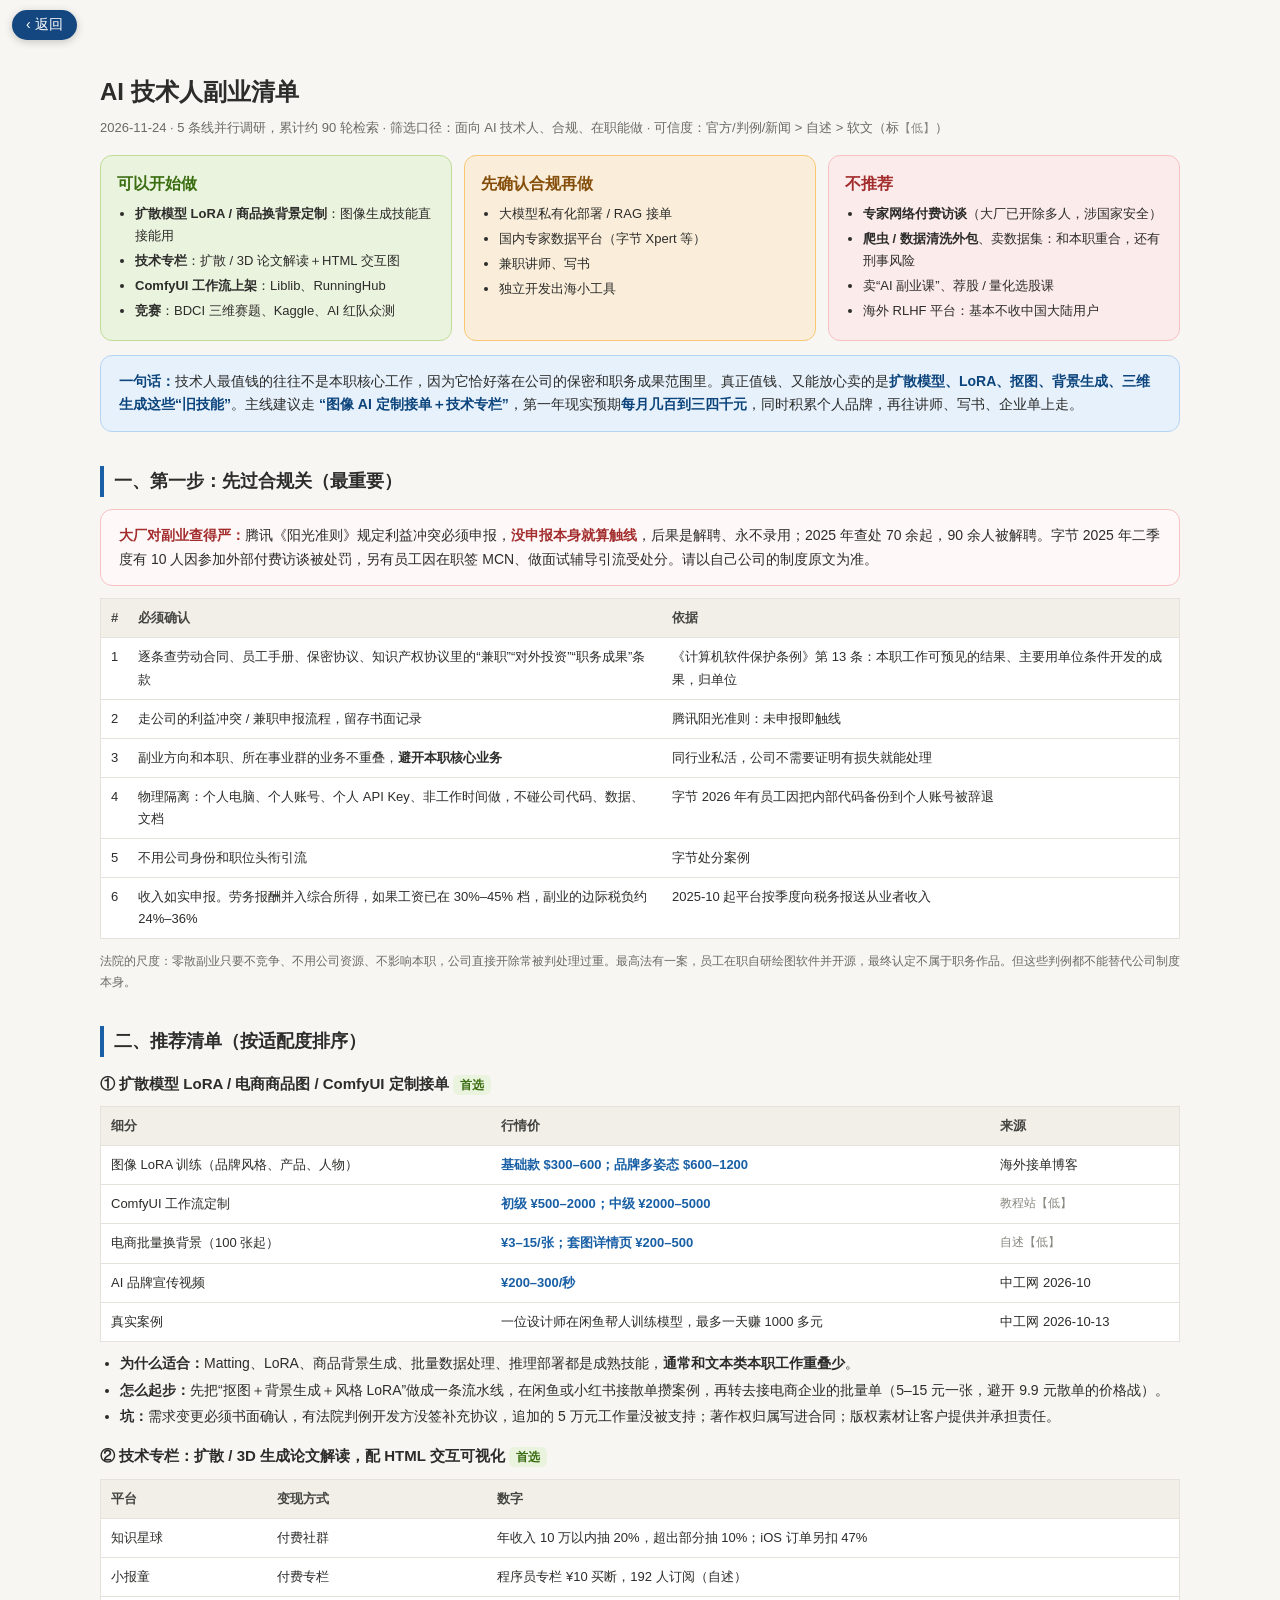
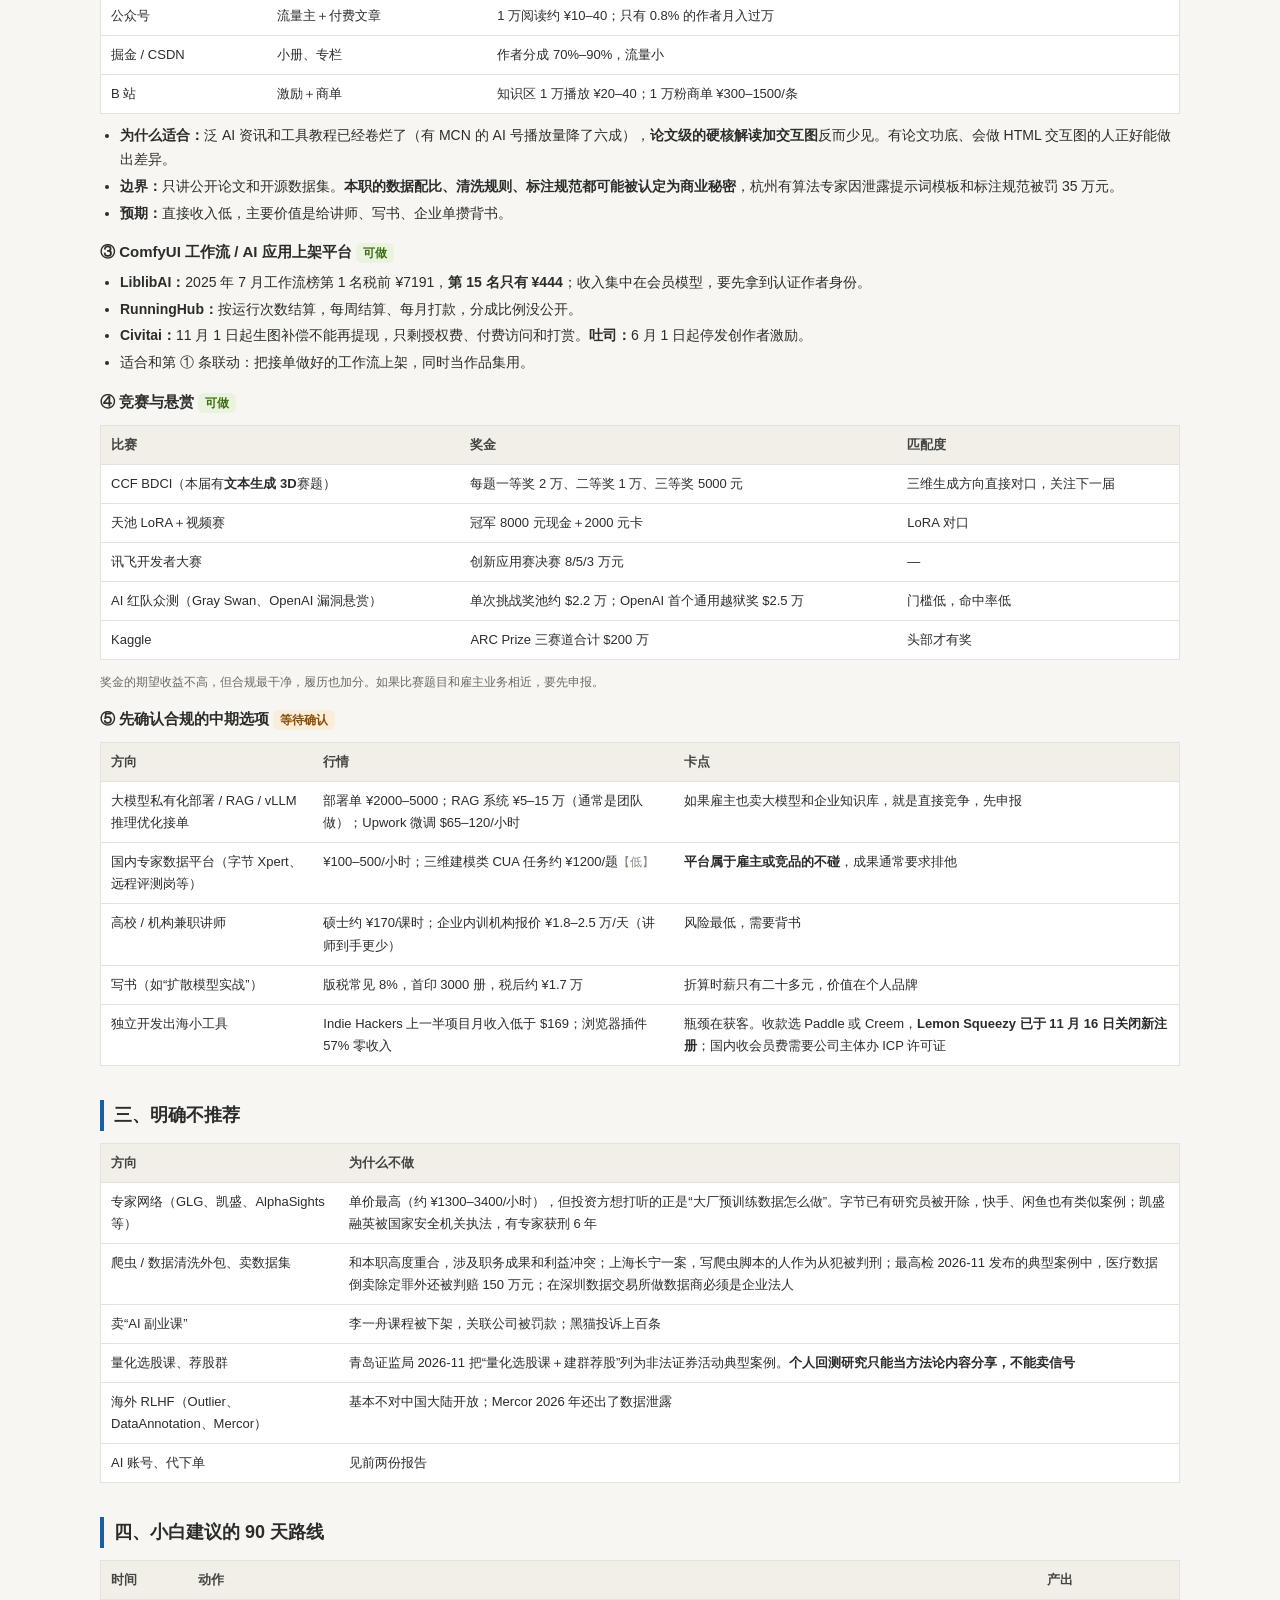
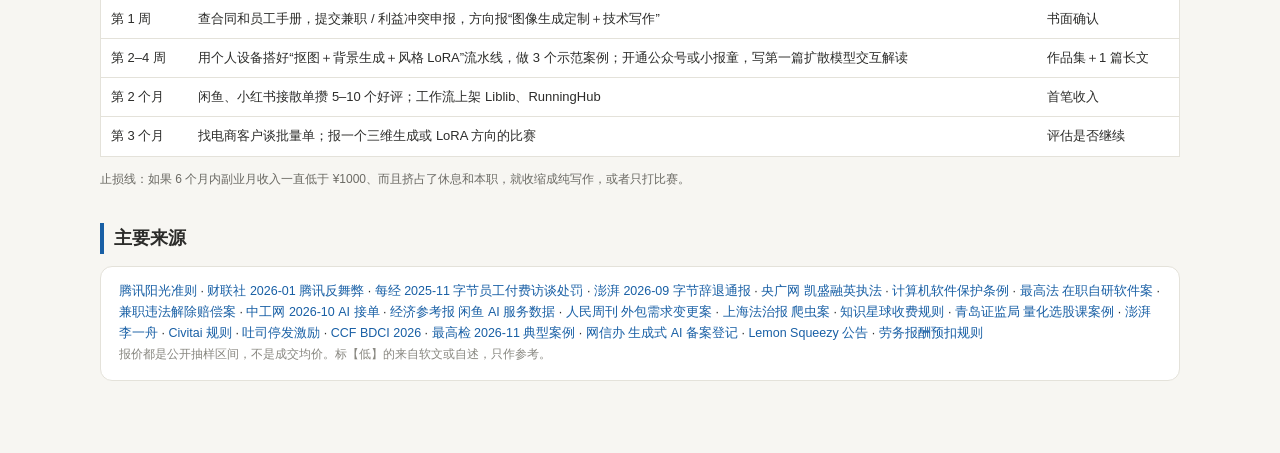
<file: reports/side-hustle.html>
<!DOCTYPE html>
<html lang="zh-CN">
<head>
<meta charset="UTF-8">
<meta name="viewport" content="width=device-width, initial-scale=1.0, viewport-fit=cover">
<title>AI 技术人副业清单（2026-11）</title>
<style>
:root{--bg:#f7f6f2;--card:#fff;--text:#2c2c2a;--muted:#6b6a64;--line:#e4e2da;--blue:#185FA5;--bluebg:#E6F1FB;--red:#A32D2D;--redbg:#FCEBEB;--amber:#854F0B;--amberbg:#FAEEDA;--green:#3B6D11;--greenbg:#EAF3DE}
*{box-sizing:border-box}
body{margin:0;background:var(--bg);color:var(--text);font:14px/1.7 -apple-system,"PingFang SC","Microsoft YaHei",sans-serif}
.wrap{max-width:1120px;margin:0 auto;padding:28px 20px 60px}
h1{font-size:24px;margin:0 0 4px;font-weight:600}
h2{font-size:18px;margin:34px 0 12px;padding-left:10px;border-left:4px solid var(--blue);font-weight:600}
h3{font-size:15px;margin:14px 0 6px;font-weight:600}
.sub{color:var(--muted);font-size:13px}
.cards{display:grid;grid-template-columns:repeat(3,1fr);gap:12px;margin-top:16px}
.c{border-radius:12px;padding:14px 16px;border:1px solid}
.c.go{background:var(--greenbg);border-color:#C0DD97}
.c.wait{background:var(--amberbg);border-color:#FAC775}
.c.no{background:var(--redbg);border-color:#F7C1C1}
.c .t{font-size:16px;font-weight:600;margin-bottom:6px}
.go .t{color:var(--green)}.wait .t{color:var(--amber)}.no .t{color:var(--red)}
.c ul{margin:0;padding-left:18px;font-size:13px}
.verdict{background:var(--bluebg);border:1px solid #B5D4F4;border-radius:12px;padding:14px 18px;margin-top:14px}
.verdict b{color:#0C447C}
.card{background:var(--card);border:1px solid var(--line);border-radius:12px;padding:14px 18px;margin:12px 0}
table{width:100%;border-collapse:collapse;background:var(--card);border:1px solid var(--line);font-size:13px;margin:10px 0}
th,td{padding:8px 10px;border-bottom:1px solid var(--line);vertical-align:top;text-align:left}
th{background:#f1efe8;font-weight:600;color:#444441;white-space:nowrap}
.p{color:var(--blue);font-weight:600}
.tag{display:inline-block;padding:0 7px;border-radius:6px;font-size:12px;line-height:20px;white-space:nowrap}
.lo{background:var(--greenbg);color:var(--green)}.mid{background:var(--amberbg);color:var(--amber)}.hi{background:var(--redbg);color:var(--red)}
.low{color:#888780;font-size:12px}
.note{font-size:12px;color:var(--muted)}
ul{margin:6px 0;padding-left:20px}li{margin:3px 0}
a{color:var(--blue);text-decoration:none}
.warn{background:#FFF8F8;border:1px solid #F7C1C1;border-radius:12px;padding:14px 18px;margin:12px 0}
.warn b{color:var(--red)}
@media(max-width:800px){.cards{grid-template-columns:1fr}}
</style>
<base target="_blank">
<meta name="theme-color" content="#14467f">
<style>body{padding-top:calc(44px + env(safe-area-inset-top));font-family:"PingFang SC",-apple-system,"Microsoft YaHei",sans-serif}</style>
</head>
<body>
<div style="position:fixed;left:0;right:0;top:0;height:env(safe-area-inset-top);background:#14467f;z-index:98"></div><a href="../index.html#/more" target="_self" style="position:fixed;left:12px;top:calc(10px + env(safe-area-inset-top));z-index:99;background:#14467f;color:#fff;padding:6px 14px;border-radius:18px;font:14px PingFang SC,-apple-system,sans-serif;text-decoration:none;box-shadow:0 2px 8px rgba(0,0,0,.2)">‹ 返回</a>
<div class="wrap">
<h1>AI 技术人副业清单</h1>
<div class="sub">2026-11-24 · 5 条线并行调研，累计约 90 轮检索 · 筛选口径：面向 AI 技术人、合规、在职能做 · 可信度：官方/判例/新闻 &gt; 自述 &gt; 软文（标<span class="low">【低】</span>）</div>

<div class="cards">
<div class="c go"><div class="t">可以开始做</div><ul>
<li><b>扩散模型 LoRA / 商品换背景定制</b>：图像生成技能直接能用</li>
<li><b>技术专栏</b>：扩散 / 3D 论文解读＋HTML 交互图</li>
<li><b>ComfyUI 工作流上架</b>：Liblib、RunningHub</li>
<li><b>竞赛</b>：BDCI 三维赛题、Kaggle、AI 红队众测</li>
</ul></div>
<div class="c wait"><div class="t">先确认合规再做</div><ul>
<li>大模型私有化部署 / RAG 接单</li>
<li>国内专家数据平台（字节 Xpert 等）</li>
<li>兼职讲师、写书</li>
<li>独立开发出海小工具</li>
</ul></div>
<div class="c no"><div class="t">不推荐</div><ul>
<li><b>专家网络付费访谈</b>（大厂已开除多人，涉国家安全）</li>
<li><b>爬虫 / 数据清洗外包</b>、卖数据集：和本职重合，还有刑事风险</li>
<li>卖“AI 副业课”、荐股 / 量化选股课</li>
<li>海外 RLHF 平台：基本不收中国大陆用户</li>
</ul></div>
</div>

<div class="verdict">
<b>一句话：</b>技术人最值钱的往往不是本职核心工作，因为它恰好落在公司的保密和职务成果范围里。真正值钱、又能放心卖的是<b>扩散模型、LoRA、抠图、背景生成、三维生成这些“旧技能”</b>。主线建议走 <b>“图像 AI 定制接单＋技术专栏”</b>，第一年现实预期<b>每月几百到三四千元</b>，同时积累个人品牌，再往讲师、写书、企业单上走。
</div>

<h2>一、第一步：先过合规关（最重要）</h2>
<div class="warn">
<b>大厂对副业查得严：</b>腾讯《阳光准则》规定利益冲突必须申报，<b>没申报本身就算触线</b>，后果是解聘、永不录用；2025 年查处 70 余起，90 余人被解聘。字节 2025 年二季度有 10 人因参加外部付费访谈被处罚，另有员工因在职签 MCN、做面试辅导引流受处分。请以自己公司的制度原文为准。
</div>
<table>
<tr><th>#</th><th>必须确认</th><th>依据</th></tr>
<tr><td>1</td><td>逐条查劳动合同、员工手册、保密协议、知识产权协议里的“兼职”“对外投资”“职务成果”条款</td><td>《计算机软件保护条例》第 13 条：本职工作可预见的结果、主要用单位条件开发的成果，归单位</td></tr>
<tr><td>2</td><td>走公司的利益冲突 / 兼职申报流程，留存书面记录</td><td>腾讯阳光准则：未申报即触线</td></tr>
<tr><td>3</td><td>副业方向和本职、所在事业群的业务不重叠，<b>避开本职核心业务</b></td><td>同行业私活，公司不需要证明有损失就能处理</td></tr>
<tr><td>4</td><td>物理隔离：个人电脑、个人账号、个人 API Key、非工作时间做，不碰公司代码、数据、文档</td><td>字节 2026 年有员工因把内部代码备份到个人账号被辞退</td></tr>
<tr><td>5</td><td>不用公司身份和职位头衔引流</td><td>字节处分案例</td></tr>
<tr><td>6</td><td>收入如实申报。劳务报酬并入综合所得，如果工资已在 30%–45% 档，副业的边际税负约 24%–36%</td><td>2025-10 起平台按季度向税务报送从业者收入</td></tr>
</table>
<p class="note">法院的尺度：零散副业只要不竞争、不用公司资源、不影响本职，公司直接开除常被判处理过重。最高法有一案，员工在职自研绘图软件并开源，最终认定不属于职务作品。但这些判例都不能替代公司制度本身。</p>

<h2>二、推荐清单（按适配度排序）</h2>

<h3>① 扩散模型 LoRA / 电商商品图 / ComfyUI 定制接单 <span class="tag lo">首选</span></h3>
<table>
<tr><th>细分</th><th>行情价</th><th>来源</th></tr>
<tr><td>图像 LoRA 训练（品牌风格、产品、人物）</td><td class="p">基础款 $300–600；品牌多姿态 $600–1200</td><td>海外接单博客</td></tr>
<tr><td>ComfyUI 工作流定制</td><td class="p">初级 ¥500–2000；中级 ¥2000–5000</td><td class="low">教程站【低】</td></tr>
<tr><td>电商批量换背景（100 张起）</td><td class="p">¥3–15/张；套图详情页 ¥200–500</td><td class="low">自述【低】</td></tr>
<tr><td>AI 品牌宣传视频</td><td class="p">¥200–300/秒</td><td>中工网 2026-10</td></tr>
<tr><td>真实案例</td><td>一位设计师在闲鱼帮人训练模型，最多一天赚 1000 多元</td><td>中工网 2026-10-13</td></tr>
</table>
<ul>
<li><b>为什么适合：</b>Matting、LoRA、商品背景生成、批量数据处理、推理部署都是成熟技能，<b>通常和文本类本职工作重叠少</b>。</li>
<li><b>怎么起步：</b>先把“抠图＋背景生成＋风格 LoRA”做成一条流水线，在闲鱼或小红书接散单攒案例，再转去接电商企业的批量单（5–15 元一张，避开 9.9 元散单的价格战）。</li>
<li><b>坑：</b>需求变更必须书面确认，有法院判例开发方没签补充协议，追加的 5 万元工作量没被支持；著作权归属写进合同；版权素材让客户提供并承担责任。</li>
</ul>

<h3>② 技术专栏：扩散 / 3D 生成论文解读，配 HTML 交互可视化 <span class="tag lo">首选</span></h3>
<table>
<tr><th>平台</th><th>变现方式</th><th>数字</th></tr>
<tr><td>知识星球</td><td>付费社群</td><td>年收入 10 万以内抽 20%，超出部分抽 10%；iOS 订单另扣 47%</td></tr>
<tr><td>小报童</td><td>付费专栏</td><td>程序员专栏 ¥10 买断，192 人订阅（自述）</td></tr>
<tr><td>公众号</td><td>流量主＋付费文章</td><td>1 万阅读约 ¥10–40；只有 0.8% 的作者月入过万</td></tr>
<tr><td>掘金 / CSDN</td><td>小册、专栏</td><td>作者分成 70%–90%，流量小</td></tr>
<tr><td>B 站</td><td>激励＋商单</td><td>知识区 1 万播放 ¥20–40；1 万粉商单 ¥300–1500/条</td></tr>
</table>
<ul>
<li><b>为什么适合：</b>泛 AI 资讯和工具教程已经卷烂了（有 MCN 的 AI 号播放量降了六成），<b>论文级的硬核解读加交互图</b>反而少见。有论文功底、会做 HTML 交互图的人正好能做出差异。</li>
<li><b>边界：</b>只讲公开论文和开源数据集。<b>本职的数据配比、清洗规则、标注规范都可能被认定为商业秘密</b>，杭州有算法专家因泄露提示词模板和标注规范被罚 35 万元。</li>
<li><b>预期：</b>直接收入低，主要价值是给讲师、写书、企业单攒背书。</li>
</ul>

<h3>③ ComfyUI 工作流 / AI 应用上架平台 <span class="tag lo">可做</span></h3>
<ul>
<li><b>LiblibAI：</b>2025 年 7 月工作流榜第 1 名税前 ¥7191，<b>第 15 名只有 ¥444</b>；收入集中在会员模型，要先拿到认证作者身份。</li>
<li><b>RunningHub：</b>按运行次数结算，每周结算、每月打款，分成比例没公开。</li>
<li><b>Civitai：</b>11 月 1 日起生图补偿不能再提现，只剩授权费、付费访问和打赏。<b>吐司：</b>6 月 1 日起停发创作者激励。</li>
<li>适合和第 ① 条联动：把接单做好的工作流上架，同时当作品集用。</li>
</ul>

<h3>④ 竞赛与悬赏 <span class="tag lo">可做</span></h3>
<table>
<tr><th>比赛</th><th>奖金</th><th>匹配度</th></tr>
<tr><td>CCF BDCI（本届有<b>文本生成 3D</b>赛题）</td><td>每题一等奖 2 万、二等奖 1 万、三等奖 5000 元</td><td>三维生成方向直接对口，关注下一届</td></tr>
<tr><td>天池 LoRA＋视频赛</td><td>冠军 8000 元现金＋2000 元卡</td><td>LoRA 对口</td></tr>
<tr><td>讯飞开发者大赛</td><td>创新应用赛决赛 8/5/3 万元</td><td>—</td></tr>
<tr><td>AI 红队众测（Gray Swan、OpenAI 漏洞悬赏）</td><td>单次挑战奖池约 $2.2 万；OpenAI 首个通用越狱奖 $2.5 万</td><td>门槛低，命中率低</td></tr>
<tr><td>Kaggle</td><td>ARC Prize 三赛道合计 $200 万</td><td>头部才有奖</td></tr>
</table>
<p class="note">奖金的期望收益不高，但合规最干净，履历也加分。如果比赛题目和雇主业务相近，要先申报。</p>

<h3>⑤ 先确认合规的中期选项 <span class="tag mid">等待确认</span></h3>
<table>
<tr><th>方向</th><th>行情</th><th>卡点</th></tr>
<tr><td>大模型私有化部署 / RAG / vLLM 推理优化接单</td><td>部署单 ¥2000–5000；RAG 系统 ¥5–15 万（通常是团队做）；Upwork 微调 $65–120/小时</td><td>如果雇主也卖大模型和企业知识库，就是直接竞争，先申报</td></tr>
<tr><td>国内专家数据平台（字节 Xpert、远程评测岗等）</td><td>¥100–500/小时；三维建模类 CUA 任务约 ¥1200/题<span class="low">【低】</span></td><td><b>平台属于雇主或竞品的不碰</b>，成果通常要求排他</td></tr>
<tr><td>高校 / 机构兼职讲师</td><td>硕士约 ¥170/课时；企业内训机构报价 ¥1.8–2.5 万/天（讲师到手更少）</td><td>风险最低，需要背书</td></tr>
<tr><td>写书（如“扩散模型实战”）</td><td>版税常见 8%，首印 3000 册，税后约 ¥1.7 万</td><td>折算时薪只有二十多元，价值在个人品牌</td></tr>
<tr><td>独立开发出海小工具</td><td>Indie Hackers 上一半项目月收入低于 $169；浏览器插件 57% 零收入</td><td>瓶颈在获客。收款选 Paddle 或 Creem，<b>Lemon Squeezy 已于 11 月 16 日关闭新注册</b>；国内收会员费需要公司主体办 ICP 许可证</td></tr>
</table>

<h2>三、明确不推荐</h2>
<table>
<tr><th>方向</th><th>为什么不做</th></tr>
<tr><td>专家网络（GLG、凯盛、AlphaSights 等）</td><td>单价最高（约 ¥1300–3400/小时），但投资方想打听的正是“大厂预训练数据怎么做”。字节已有研究员被开除，快手、闲鱼也有类似案例；凯盛融英被国家安全机关执法，有专家获刑 6 年</td></tr>
<tr><td>爬虫 / 数据清洗外包、卖数据集</td><td>和本职高度重合，涉及职务成果和利益冲突；上海长宁一案，写爬虫脚本的人作为从犯被判刑；最高检 2026-11 发布的典型案例中，医疗数据倒卖除定罪外还被判赔 150 万元；在深圳数据交易所做数据商必须是企业法人</td></tr>
<tr><td>卖“AI 副业课”</td><td>李一舟课程被下架，关联公司被罚款；黑猫投诉上百条</td></tr>
<tr><td>量化选股课、荐股群</td><td>青岛证监局 2026-11 把“量化选股课＋建群荐股”列为非法证券活动典型案例。<b>个人回测研究只能当方法论内容分享，不能卖信号</b></td></tr>
<tr><td>海外 RLHF（Outlier、DataAnnotation、Mercor）</td><td>基本不对中国大陆开放；Mercor 2026 年还出了数据泄露</td></tr>
<tr><td>AI 账号、代下单</td><td>见前两份报告</td></tr>
</table>

<h2>四、小白建议的 90 天路线</h2>
<table>
<tr><th>时间</th><th>动作</th><th>产出</th></tr>
<tr><td>第 1 周</td><td>查合同和员工手册，提交兼职 / 利益冲突申报，方向报“图像生成定制＋技术写作”</td><td>书面确认</td></tr>
<tr><td>第 2–4 周</td><td>用个人设备搭好“抠图＋背景生成＋风格 LoRA”流水线，做 3 个示范案例；开通公众号或小报童，写第一篇扩散模型交互解读</td><td>作品集＋1 篇长文</td></tr>
<tr><td>第 2 个月</td><td>闲鱼、小红书接散单攒 5–10 个好评；工作流上架 Liblib、RunningHub</td><td>首笔收入</td></tr>
<tr><td>第 3 个月</td><td>找电商客户谈批量单；报一个三维生成或 LoRA 方向的比赛</td><td>评估是否继续</td></tr>
</table>
<p class="note">止损线：如果 6 个月内副业月收入一直低于 ¥1000、而且挤占了休息和本职，就收缩成纯写作，或者只打比赛。</p>

<h2>主要来源</h2>
<div class="card" style="font-size:12.5px">
<a href="https://www.tencent.com/en-us/integrity-policy.html">腾讯阳光准则</a> · <a href="http://api3.cls.cn/share/article/2267738?sv=859">财联社 2026-01 腾讯反舞弊</a> · <a href="https://www.mrjjxw.com/articles/2025-11-12/4140732.html">每经 2025-11 字节员工付费访谈处罚</a> · <a href="https://m.thepaper.cn/newsDetail_forward_34125442">澎湃 2026-09 字节辞退通报</a> · <a href="https://news.cnr.cn/native/gd/20230511/t20230511_526247592.shtml">央广网 凯盛融英执法</a> · <a href="https://www.gov.cn/flfg/2013-02/08/content_2332395.htm">计算机软件保护条例</a> · <a href="https://epaper.chinaxwcb.com/epaper/2025-08/28/content_99864754.html">最高法 在职自研软件案</a> · <a href="https://chinajob.mohrss.gov.cn/h5/c/2021-07-30/317957.shtml">兼职违法解除赔偿案</a> · <a href="https://www.workercn.cn/c/2026-10-13/8914541.shtml">中工网 2026-10 AI 接单</a> · <a href="http://jjckb.xinhuanet.com/20260729/d866ca34a63943248856764284314f33/c.html">经济参考报 闲鱼 AI 服务数据</a> · <a href="https://www.peopleweekly.cn/html/2026/fazhi_0526/270798.html">人民周刊 外包需求变更案</a> · <a href="http://www.shfzb.com.cn/shfzb/html/2026-06/22/content_150408_3563736.htm">上海法治报 爬虫案</a> · <a href="https://doc.zsxq.com/personal_expense_adjustments.html">知识星球收费规则</a> · <a href="https://www.csrc.gov.cn/qingdao/c105644/c7672297/content.shtml">青岛证监局 量化选股课案例</a> · <a href="https://m.thepaper.cn/newsDetail_forward_33702019">澎湃 李一舟</a> · <a href="https://civitai.com/articles/33294">Civitai 规则</a> · <a href="https://tusi.cn/articles?tag=727570522279488497">吐司停发激励</a> · <a href="https://openjiuwen.com/news/news-artical?id=42">CCF BDCI 2026</a> · <a href="https://www.spp.gov.cn/xwfbh/wsfbt/202611/t20261102_739856.shtml">最高检 2026-11 典型案例</a> · <a href="https://www.cac.gov.cn/2026-11/20/c_1796918603542950.htm">网信办 生成式 AI 备案登记</a> · <a href="https://lmsqueezy.com/">Lemon Squeezy 公告</a> · <a href="https://henan.chinatax.gov.cn/2026/05-12/137547.html">劳务报酬预扣规则</a><br>
<span class="low">报价都是公开抽样区间，不是成交均价。标【低】的来自软文或自述，只作参考。</span>
</div>
</div>
</body>
</html>
</file>
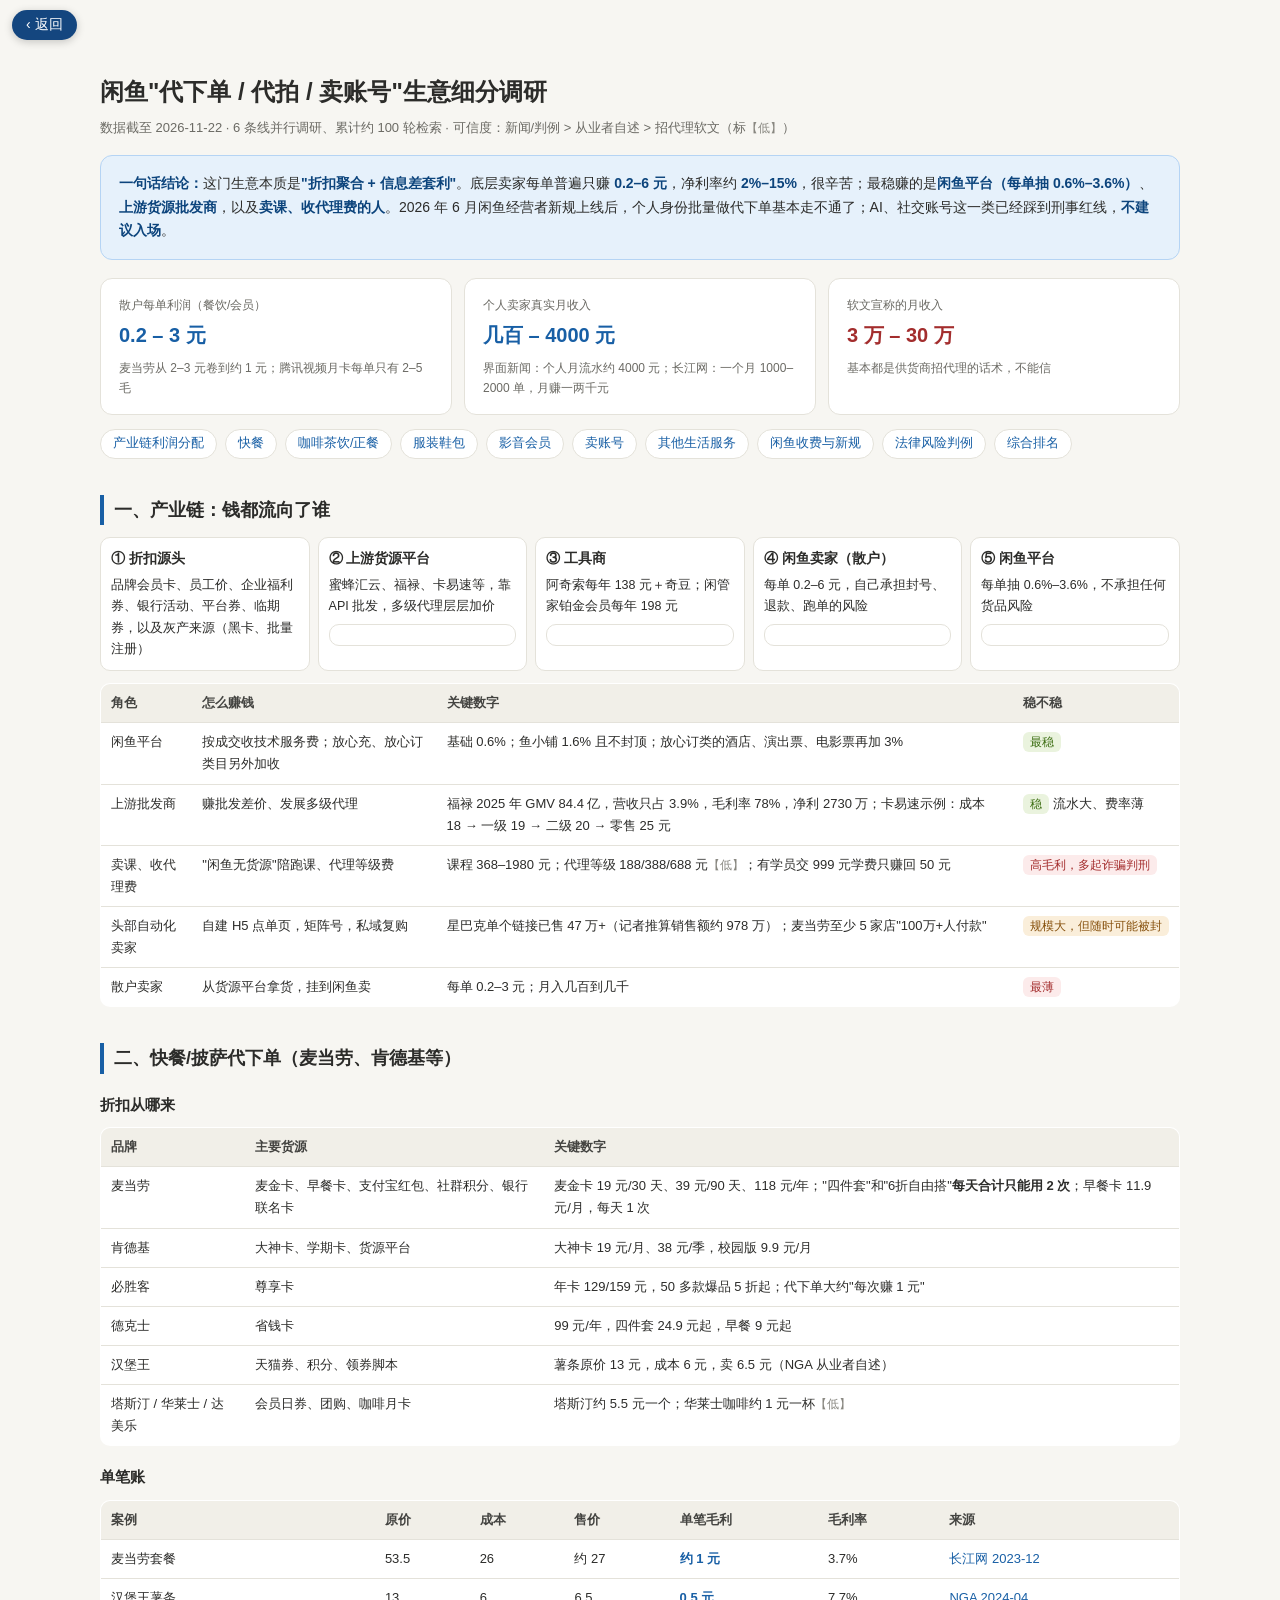
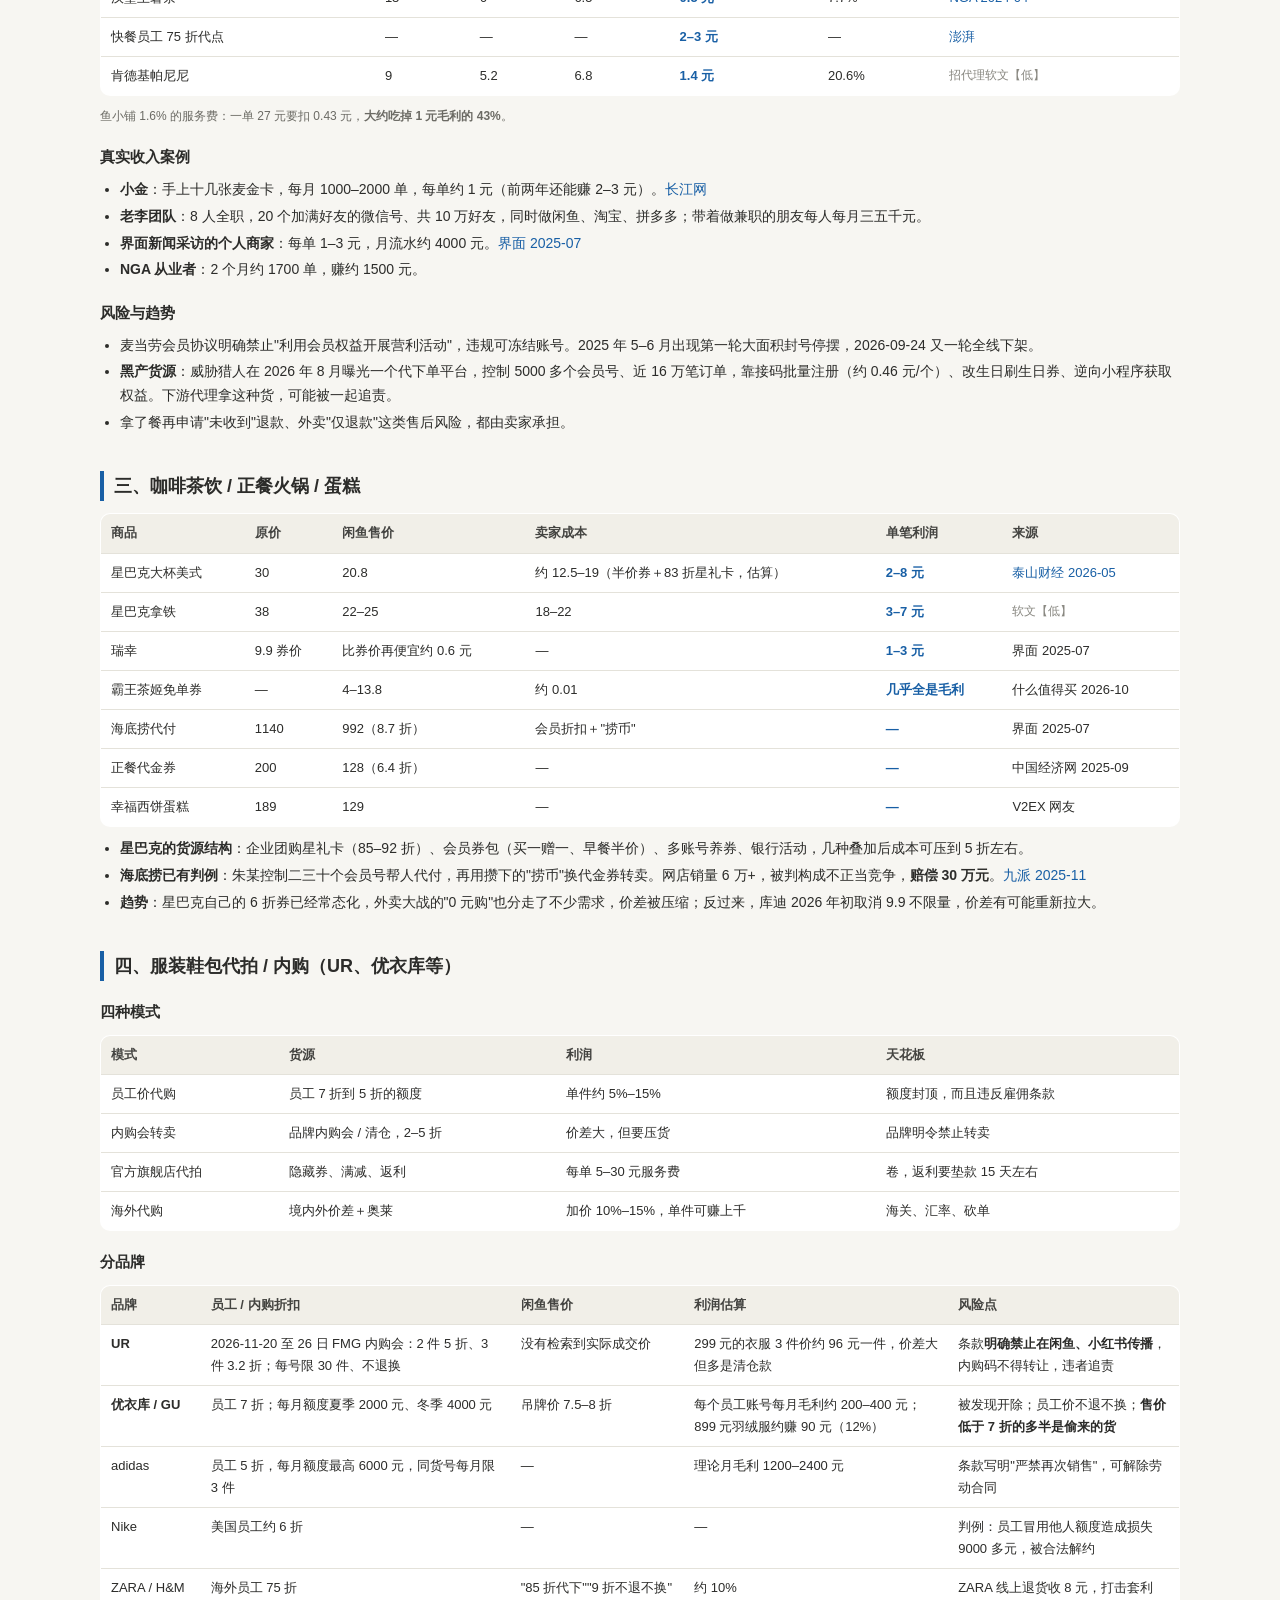
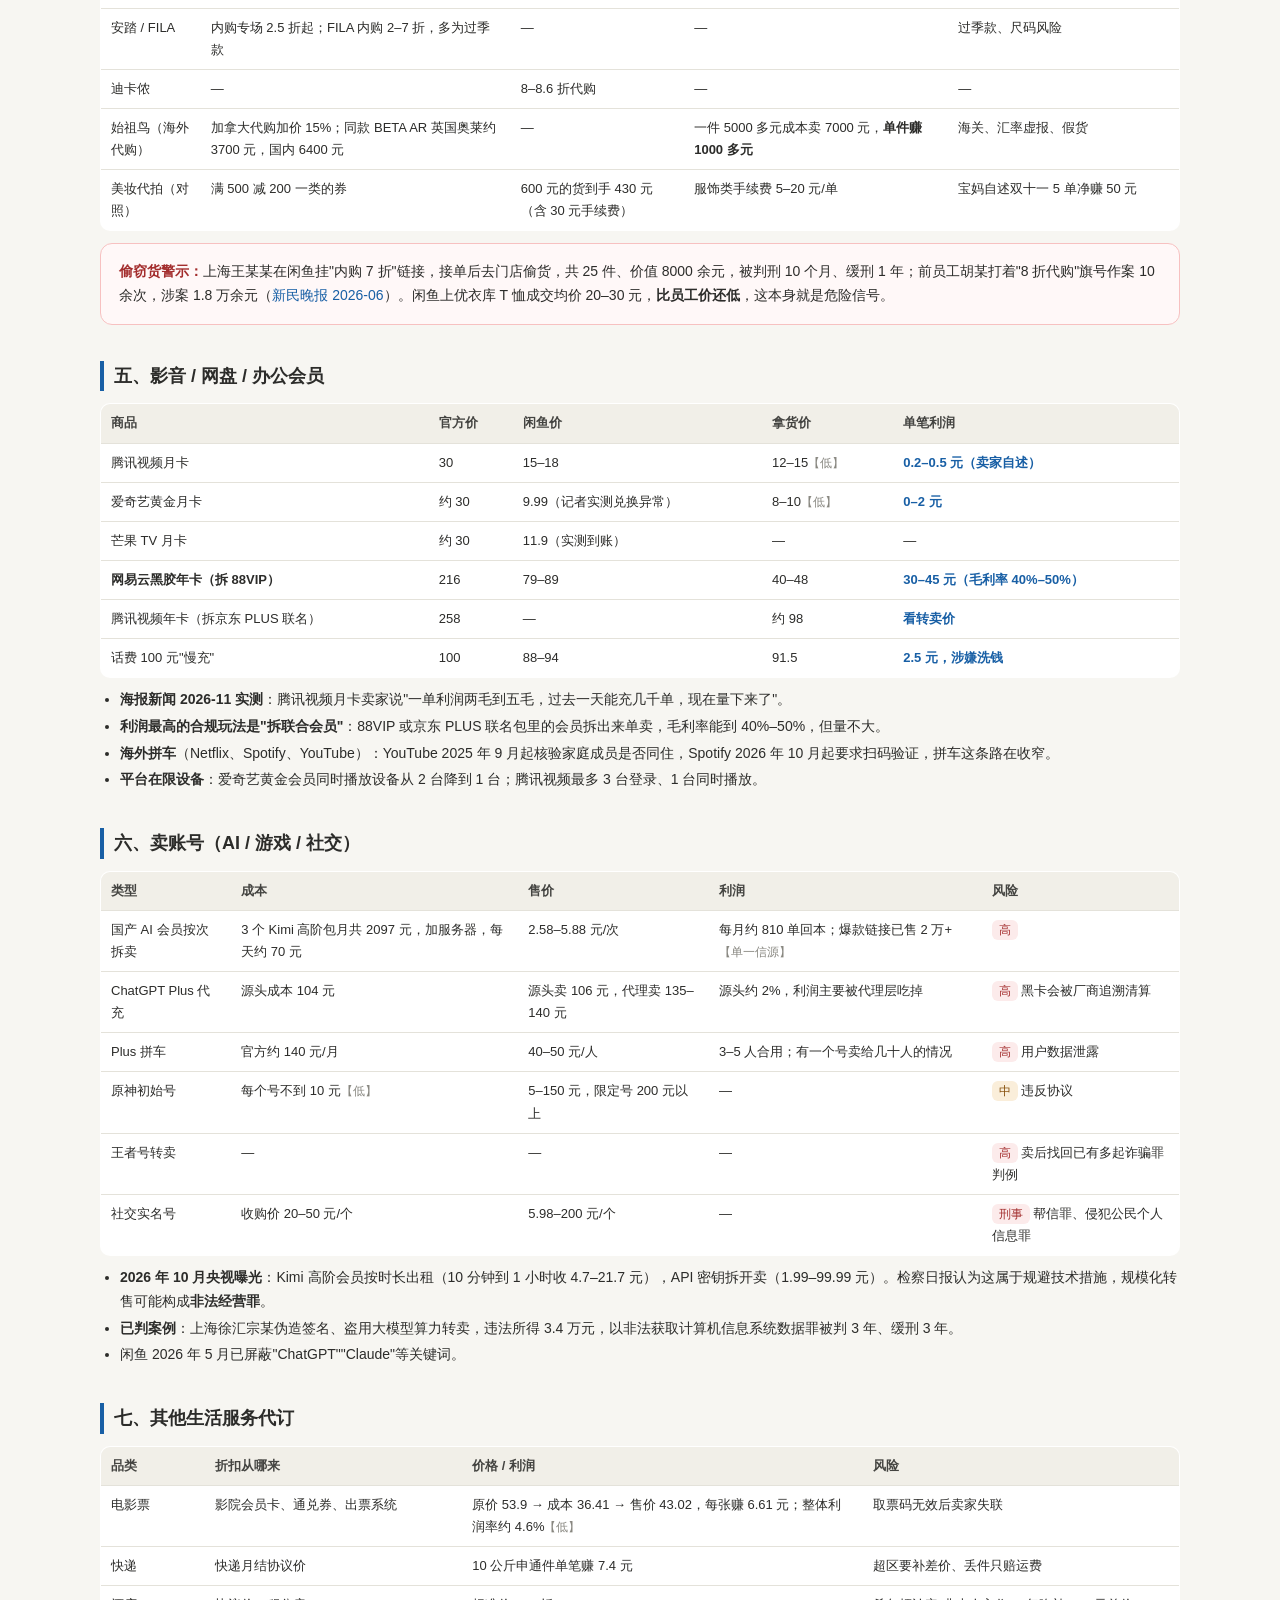
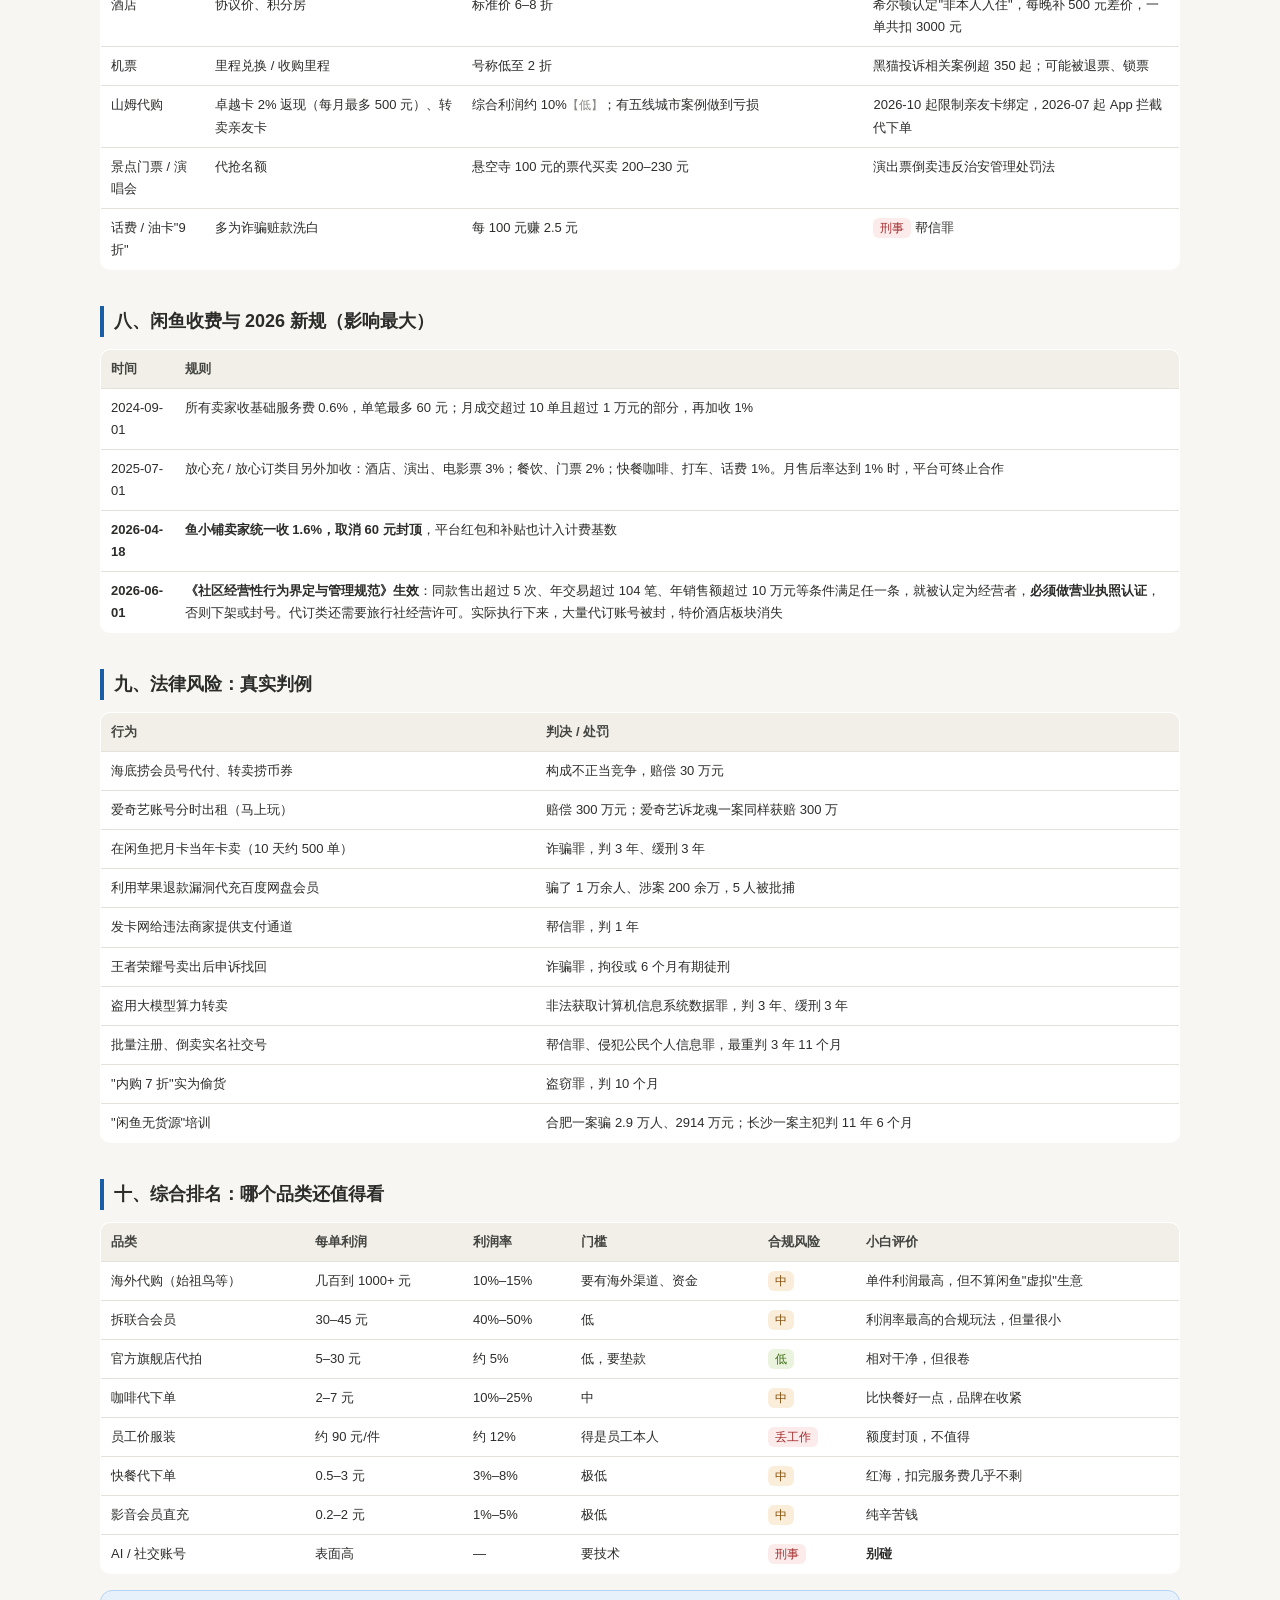
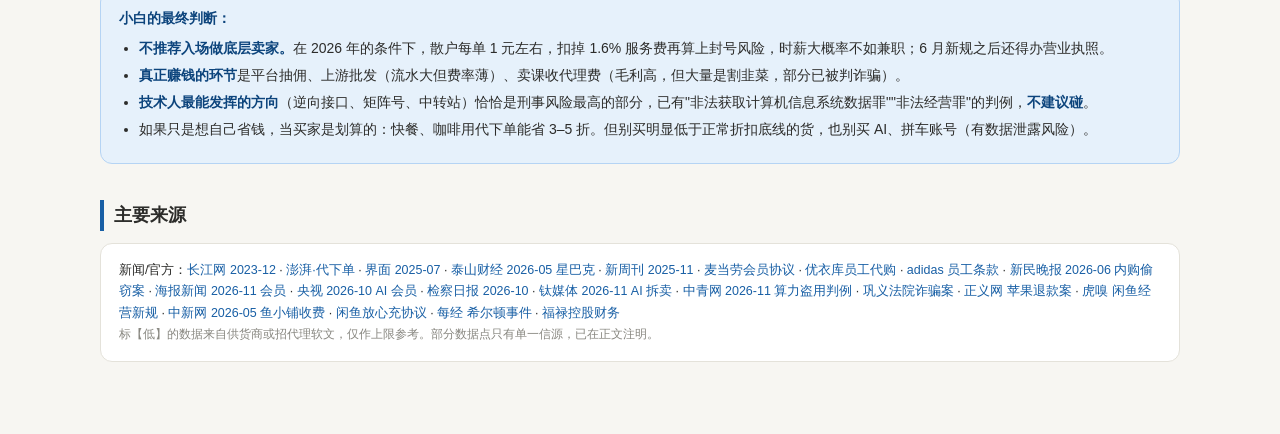
<file: reports/xianyu.html>
<!DOCTYPE html>
<html lang="zh-CN">
<head>
<meta charset="UTF-8">
<meta name="viewport" content="width=device-width, initial-scale=1.0, viewport-fit=cover">
<title>闲鱼代下单 / 代拍 / 卖账号生意细分调研（2026-11）</title>
<style>
:root{--bg:#f7f6f2;--card:#fff;--text:#2c2c2a;--muted:#6b6a64;--line:#e4e2da;--blue:#185FA5;--red:#A32D2D;--redbg:#FCEBEB;--amber:#854F0B;--amberbg:#FAEEDA;--green:#3B6D11;--greenbg:#EAF3DE;--bluebg:#E6F1FB}
*{box-sizing:border-box}
body{margin:0;background:var(--bg);color:var(--text);font:14px/1.7 -apple-system,"PingFang SC","Microsoft YaHei",sans-serif}
.wrap{max-width:1120px;margin:0 auto;padding:28px 20px 60px}
h1{font-size:24px;margin:0 0 4px;font-weight:600}
h2{font-size:18px;margin:36px 0 12px;padding-left:10px;border-left:4px solid var(--blue);font-weight:600}
h3{font-size:15px;margin:18px 0 8px;font-weight:600}
.sub{color:var(--muted);font-size:13px}
.card{background:var(--card);border:1px solid var(--line);border-radius:12px;padding:16px 18px;margin:12px 0}
.hero{display:grid;grid-template-columns:repeat(3,1fr);gap:12px;margin-top:18px}
.hero .card{margin:0}
.hero .k{font-size:12px;color:var(--muted)}
.hero .v{font-size:20px;font-weight:600;margin:2px 0}
.verdict{background:var(--bluebg);border:1px solid #B5D4F4;border-radius:12px;padding:16px 18px;margin-top:16px}
.verdict b{color:#0C447C}
table{width:100%;border-collapse:collapse;background:var(--card);border:1px solid var(--line);border-radius:10px;overflow:hidden;font-size:13px;margin:10px 0}
th,td{padding:8px 10px;border-bottom:1px solid var(--line);vertical-align:top;text-align:left}
th{background:#f1efe8;font-weight:600;color:#444441;white-space:nowrap}
tr:last-child td{border-bottom:none}
.tag{display:inline-block;padding:0 7px;border-radius:6px;font-size:12px;line-height:20px;white-space:nowrap}
.hi{background:var(--redbg);color:var(--red)}
.mid{background:var(--amberbg);color:var(--amber)}
.lo{background:var(--greenbg);color:var(--green)}
.low{color:#888780;font-size:12px}
.p{color:var(--blue);font-weight:600}
a{color:var(--blue);text-decoration:none}
a:hover{text-decoration:underline}
.chain{display:grid;grid-template-columns:repeat(5,1fr);gap:8px;margin:12px 0}
.chain div{background:var(--card);border:1px solid var(--line);border-radius:10px;padding:10px;font-size:12.5px}
.chain b{display:block;font-size:13.5px;margin-bottom:4px}
.bar{height:8px;border-radius:4px;background:#e4e2da;margin-top:6px;overflow:hidden}
.bar i{display:block;height:100%;background:var(--blue)}
ul{margin:6px 0;padding-left:20px}
li{margin:3px 0}
.note{font-size:12px;color:var(--muted);margin-top:6px}
.toc{display:flex;flex-wrap:wrap;gap:8px;margin:14px 0 0}
.toc a{background:var(--card);border:1px solid var(--line);border-radius:20px;padding:3px 12px;font-size:12.5px}
@media(max-width:800px){.hero{grid-template-columns:1fr}.chain{grid-template-columns:1fr 1fr}}
</style>
<base target="_blank">
<meta name="theme-color" content="#14467f">
<style>body{padding-top:calc(44px + env(safe-area-inset-top));font-family:"PingFang SC",-apple-system,"Microsoft YaHei",sans-serif}</style>
</head>
<body>
<div style="position:fixed;left:0;right:0;top:0;height:env(safe-area-inset-top);background:#14467f;z-index:98"></div><a href="../index.html#/more" target="_self" style="position:fixed;left:12px;top:calc(10px + env(safe-area-inset-top));z-index:99;background:#14467f;color:#fff;padding:6px 14px;border-radius:18px;font:14px PingFang SC,-apple-system,sans-serif;text-decoration:none;box-shadow:0 2px 8px rgba(0,0,0,.2)">‹ 返回</a>
<div class="wrap">

<h1>闲鱼"代下单 / 代拍 / 卖账号"生意细分调研</h1>
<div class="sub">数据截至 2026-11-22 · 6 条线并行调研、累计约 100 轮检索 · 可信度：新闻/判例 &gt; 从业者自述 &gt; 招代理软文（标<span class="low">【低】</span>）</div>

<div class="verdict">
<b>一句话结论：</b>这门生意本质是<b>"折扣聚合 + 信息差套利"</b>。底层卖家每单普遍只赚 <b>0.2–6 元</b>，净利率约 <b>2%–15%</b>，很辛苦；最稳赚的是<b>闲鱼平台（每单抽 0.6%–3.6%）</b>、<b>上游货源批发商</b>，以及<b>卖课、收代理费的人</b>。2026 年 6 月闲鱼经营者新规上线后，个人身份批量做代下单基本走不通了；AI、社交账号这一类已经踩到刑事红线，<b>不建议入场</b>。
</div>

<div class="hero">
<div class="card"><div class="k">散户每单利润（餐饮/会员）</div><div class="v p">0.2 – 3 元</div><div class="note">麦当劳从 2–3 元卷到约 1 元；腾讯视频月卡每单只有 2–5 毛</div></div>
<div class="card"><div class="k">个人卖家真实月收入</div><div class="v p">几百 – 4000 元</div><div class="note">界面新闻：个人月流水约 4000 元；长江网：一个月 1000–2000 单，月赚一两千元</div></div>
<div class="card"><div class="k">软文宣称的月收入</div><div class="v" style="color:#A32D2D">3 万 – 30 万</div><div class="note">基本都是供货商招代理的话术，不能信</div></div>
</div>

<div class="toc">
<a href="#chain">产业链利润分配</a><a href="#food">快餐</a><a href="#coffee">咖啡茶饮/正餐</a><a href="#cloth">服装鞋包</a><a href="#vip">影音会员</a><a href="#acct">卖账号</a><a href="#life">其他生活服务</a><a href="#fee">闲鱼收费与新规</a><a href="#law">法律风险判例</a><a href="#rank">综合排名</a>
</div>

<h2 id="chain">一、产业链：钱都流向了谁</h2>
<div class="chain">
<div><b>① 折扣源头</b>品牌会员卡、员工价、企业福利券、银行活动、平台券、临期券，以及灰产来源（黑卡、批量注册）</div>
<div><b>② 上游货源平台</b>蜜蜂汇云、福禄、卡易速等，靠 API 批发，多级代理层层加价<div class="bar"><i style="width:45%"></i></div></div>
<div><b>③ 工具商</b>阿奇索每年 138 元＋奇豆；闲管家铂金会员每年 198 元<div class="bar"><i style="width:30%"></i></div></div>
<div><b>④ 闲鱼卖家（散户）</b>每单 0.2–6 元，自己承担封号、退款、跑单的风险<div class="bar"><i style="width:15%"></i></div></div>
<div><b>⑤ 闲鱼平台</b>每单抽 0.6%–3.6%，不承担任何货品风险<div class="bar"><i style="width:70%"></i></div></div>
</div>
<table>
<tr><th>角色</th><th>怎么赚钱</th><th>关键数字</th><th>稳不稳</th></tr>
<tr><td>闲鱼平台</td><td>按成交收技术服务费；放心充、放心订类目另外加收</td><td>基础 0.6%；鱼小铺 1.6% 且不封顶；放心订类的酒店、演出票、电影票再加 3%</td><td><span class="tag lo">最稳</span></td></tr>
<tr><td>上游批发商</td><td>赚批发差价、发展多级代理</td><td>福禄 2025 年 GMV 84.4 亿，营收只占 3.9%，毛利率 78%，净利 2730 万；卡易速示例：成本 18 → 一级 19 → 二级 20 → 零售 25 元</td><td><span class="tag lo">稳</span> 流水大、费率薄</td></tr>
<tr><td>卖课、收代理费</td><td>"闲鱼无货源"陪跑课、代理等级费</td><td>课程 368–1980 元；代理等级 188/388/688 元<span class="low">【低】</span>；有学员交 999 元学费只赚回 50 元</td><td><span class="tag hi">高毛利，多起诈骗判刑</span></td></tr>
<tr><td>头部自动化卖家</td><td>自建 H5 点单页，矩阵号，私域复购</td><td>星巴克单个链接已售 47 万+（记者推算销售额约 978 万）；麦当劳至少 5 家店"100万+人付款"</td><td><span class="tag mid">规模大，但随时可能被封</span></td></tr>
<tr><td>散户卖家</td><td>从货源平台拿货，挂到闲鱼卖</td><td>每单 0.2–3 元；月入几百到几千</td><td><span class="tag hi">最薄</span></td></tr>
</table>

<h2 id="food">二、快餐/披萨代下单（麦当劳、肯德基等）</h2>
<h3>折扣从哪来</h3>
<table>
<tr><th>品牌</th><th>主要货源</th><th>关键数字</th></tr>
<tr><td>麦当劳</td><td>麦金卡、早餐卡、支付宝红包、社群积分、银行联名卡</td><td>麦金卡 19 元/30 天、39 元/90 天、118 元/年；"四件套"和"6折自由搭"<b>每天合计只能用 2 次</b>；早餐卡 11.9 元/月，每天 1 次</td></tr>
<tr><td>肯德基</td><td>大神卡、学期卡、货源平台</td><td>大神卡 19 元/月、38 元/季，校园版 9.9 元/月</td></tr>
<tr><td>必胜客</td><td>尊享卡</td><td>年卡 129/159 元，50 多款爆品 5 折起；代下单大约"每次赚 1 元"</td></tr>
<tr><td>德克士</td><td>省钱卡</td><td>99 元/年，四件套 24.9 元起，早餐 9 元起</td></tr>
<tr><td>汉堡王</td><td>天猫券、积分、领券脚本</td><td>薯条原价 13 元，成本 6 元，卖 6.5 元（NGA 从业者自述）</td></tr>
<tr><td>塔斯汀 / 华莱士 / 达美乐</td><td>会员日券、团购、咖啡月卡</td><td>塔斯汀约 5.5 元一个；华莱士咖啡约 1 元一杯<span class="low">【低】</span></td></tr>
</table>
<h3>单笔账</h3>
<table>
<tr><th>案例</th><th>原价</th><th>成本</th><th>售价</th><th>单笔毛利</th><th>毛利率</th><th>来源</th></tr>
<tr><td>麦当劳套餐</td><td>53.5</td><td>26</td><td>约 27</td><td class="p">约 1 元</td><td>3.7%</td><td><a href="https://news.cjn.cn/whpd/yw_19947/202312/t4773570.htm">长江网 2023-12</a></td></tr>
<tr><td>汉堡王薯条</td><td>13</td><td>6</td><td>6.5</td><td class="p">0.5 元</td><td>7.7%</td><td><a href="https://nga.178.com/read.php?page=1&tid=39879102">NGA 2024-04</a></td></tr>
<tr><td>快餐员工 75 折代点</td><td>—</td><td>—</td><td>—</td><td class="p">2–3 元</td><td>—</td><td><a href="https://www.thepaper.cn/newsDetail_forward_26910122">澎湃</a></td></tr>
<tr><td>肯德基帕尼尼</td><td>9</td><td>5.2</td><td>6.8</td><td class="p">1.4 元</td><td>20.6%</td><td class="low">招代理软文【低】</td></tr>
</table>
<div class="note">鱼小铺 1.6% 的服务费：一单 27 元要扣 0.43 元，<b>大约吃掉 1 元毛利的 43%</b>。</div>
<h3>真实收入案例</h3>
<ul>
<li><b>小金</b>：手上十几张麦金卡，每月 1000–2000 单，每单约 1 元（前两年还能赚 2–3 元）。<a href="https://news.cjn.cn/whpd/yw_19947/202312/t4773570.htm">长江网</a></li>
<li><b>老李团队</b>：8 人全职，20 个加满好友的微信号、共 10 万好友，同时做闲鱼、淘宝、拼多多；带着做兼职的朋友每人每月三五千元。</li>
<li><b>界面新闻采访的个人商家</b>：每单 1–3 元，月流水约 4000 元。<a href="https://www.jiemian.com/article/13021768.html">界面 2025-07</a></li>
<li><b>NGA 从业者</b>：2 个月约 1700 单，赚约 1500 元。</li>
</ul>
<h3>风险与趋势</h3>
<ul>
<li>麦当劳会员协议明确禁止"利用会员权益开展营利活动"，违规可冻结账号。2025 年 5–6 月出现第一轮大面积封号停摆，2026-09-24 又一轮全线下架。</li>
<li><b>黑产货源</b>：威胁猎人在 2026 年 8 月曝光一个代下单平台，控制 5000 多个会员号、近 16 万笔订单，靠接码批量注册（约 0.46 元/个）、改生日刷生日券、逆向小程序获取权益。下游代理拿这种货，可能被一起追责。</li>
<li>拿了餐再申请"未收到"退款、外卖"仅退款"这类售后风险，都由卖家承担。</li>
</ul>

<h2 id="coffee">三、咖啡茶饮 / 正餐火锅 / 蛋糕</h2>
<table>
<tr><th>商品</th><th>原价</th><th>闲鱼售价</th><th>卖家成本</th><th>单笔利润</th><th>来源</th></tr>
<tr><td>星巴克大杯美式</td><td>30</td><td>20.8</td><td>约 12.5–19（半价券＋83 折星礼卡，估算）</td><td class="p">2–8 元</td><td><a href="https://finance.sina.com.cn/cj/2026-05-12/doc-inhxrmyk1522090.shtml">泰山财经 2026-05</a></td></tr>
<tr><td>星巴克拿铁</td><td>38</td><td>22–25</td><td>18–22</td><td class="p">3–7 元</td><td class="low">软文【低】</td></tr>
<tr><td>瑞幸</td><td>9.9 券价</td><td>比券价再便宜约 0.6 元</td><td>—</td><td class="p">1–3 元</td><td>界面 2025-07</td></tr>
<tr><td>霸王茶姬免单券</td><td>—</td><td>4–13.8</td><td>约 0.01</td><td class="p">几乎全是毛利</td><td>什么值得买 2026-10</td></tr>
<tr><td>海底捞代付</td><td>1140</td><td>992（8.7 折）</td><td>会员折扣＋"捞币"</td><td class="p">—</td><td>界面 2025-07</td></tr>
<tr><td>正餐代金券</td><td>200</td><td>128（6.4 折）</td><td>—</td><td class="p">—</td><td>中国经济网 2025-09</td></tr>
<tr><td>幸福西饼蛋糕</td><td>189</td><td>129</td><td>—</td><td class="p">—</td><td>V2EX 网友</td></tr>
</table>
<ul>
<li><b>星巴克的货源结构</b>：企业团购星礼卡（85–92 折）、会员券包（买一赠一、早餐半价）、多账号养券、银行活动，几种叠加后成本可压到 5 折左右。</li>
<li><b>海底捞已有判例</b>：朱某控制二三十个会员号帮人代付，再用攒下的"捞币"换代金券转卖。网店销量 6 万+，被判构成不正当竞争，<b>赔偿 30 万元</b>。<a href="http://mp.weixin.qq.com/s?__biz=MzA4MzI4MjExMA==&mid=2652551683&idx=2">九派 2025-11</a></li>
<li><b>趋势</b>：星巴克自己的 6 折券已经常态化，外卖大战的"0 元购"也分走了不少需求，价差被压缩；反过来，库迪 2026 年初取消 9.9 不限量，价差有可能重新拉大。</li>
</ul>

<h2 id="cloth">四、服装鞋包代拍 / 内购（UR、优衣库等）</h2>
<h3>四种模式</h3>
<table>
<tr><th>模式</th><th>货源</th><th>利润</th><th>天花板</th></tr>
<tr><td>员工价代购</td><td>员工 7 折到 5 折的额度</td><td>单件约 5%–15%</td><td>额度封顶，而且违反雇佣条款</td></tr>
<tr><td>内购会转卖</td><td>品牌内购会 / 清仓，2–5 折</td><td>价差大，但要压货</td><td>品牌明令禁止转卖</td></tr>
<tr><td>官方旗舰店代拍</td><td>隐藏券、满减、返利</td><td>每单 5–30 元服务费</td><td>卷，返利要垫款 15 天左右</td></tr>
<tr><td>海外代购</td><td>境内外价差＋奥莱</td><td>加价 10%–15%，单件可赚上千</td><td>海关、汇率、砍单</td></tr>
</table>
<h3>分品牌</h3>
<table>
<tr><th>品牌</th><th>员工 / 内购折扣</th><th>闲鱼售价</th><th>利润估算</th><th>风险点</th></tr>
<tr><td><b>UR</b></td><td>2026-11-20 至 26 日 FMG 内购会：2 件 5 折、3 件 3.2 折；每号限 30 件、不退换</td><td>没有检索到实际成交价</td><td>299 元的衣服 3 件价约 96 元一件，价差大但多是清仓款</td><td>条款<b>明确禁止在闲鱼、小红书传播</b>，内购码不得转让，违者追责</td></tr>
<tr><td><b>优衣库 / GU</b></td><td>员工 7 折；每月额度夏季 2000 元、冬季 4000 元</td><td>吊牌价 7.5–8 折</td><td>每个员工账号每月毛利约 200–400 元；899 元羽绒服约赚 90 元（12%）</td><td>被发现开除；员工价不退不换；<b>售价低于 7 折的多半是偷来的货</b></td></tr>
<tr><td>adidas</td><td>员工 5 折，每月额度最高 6000 元，同货号每月限 3 件</td><td>—</td><td>理论月毛利 1200–2400 元</td><td>条款写明"严禁再次销售"，可解除劳动合同</td></tr>
<tr><td>Nike</td><td>美国员工约 6 折</td><td>—</td><td>—</td><td>判例：员工冒用他人额度造成损失 9000 多元，被合法解约</td></tr>
<tr><td>ZARA / H&amp;M</td><td>海外员工 75 折</td><td>"85 折代下""9 折不退不换"</td><td>约 10%</td><td>ZARA 线上退货收 8 元，打击套利</td></tr>
<tr><td>安踏 / FILA</td><td>内购专场 2.5 折起；FILA 内购 2–7 折，多为过季款</td><td>—</td><td>—</td><td>过季款、尺码风险</td></tr>
<tr><td>迪卡侬</td><td>—</td><td>8–8.6 折代购</td><td>—</td><td>—</td></tr>
<tr><td>始祖鸟（海外代购）</td><td>加拿大代购加价 15%；同款 BETA AR 英国奥莱约 3700 元，国内 6400 元</td><td>—</td><td>一件 5000 多元成本卖 7000 元，<b>单件赚 1000 多元</b></td><td>海关、汇率虚报、假货</td></tr>
<tr><td>美妆代拍（对照）</td><td>满 500 减 200 一类的券</td><td>600 元的货到手 430 元（含 30 元手续费）</td><td>服饰类手续费 5–20 元/单</td><td>宝妈自述双十一 5 单净赚 50 元</td></tr>
</table>
<div class="card" style="border-color:#F7C1C1;background:#FFF8F8"><b style="color:#A32D2D">偷窃货警示：</b>上海王某某在闲鱼挂"内购 7 折"链接，接单后去门店偷货，共 25 件、价值 8000 余元，被判刑 10 个月、缓刑 1 年；前员工胡某打着"8 折代购"旗号作案 10 余次，涉案 1.8 万余元（<a href="https://wap.xinmin.cn/newspaper/xmwb/240276.html">新民晚报 2026-06</a>）。闲鱼上优衣库 T 恤成交均价 20–30 元，<b>比员工价还低</b>，这本身就是危险信号。</div>

<h2 id="vip">五、影音 / 网盘 / 办公会员</h2>
<table>
<tr><th>商品</th><th>官方价</th><th>闲鱼价</th><th>拿货价</th><th>单笔利润</th></tr>
<tr><td>腾讯视频月卡</td><td>30</td><td>15–18</td><td>12–15<span class="low">【低】</span></td><td class="p">0.2–0.5 元（卖家自述）</td></tr>
<tr><td>爱奇艺黄金月卡</td><td>约 30</td><td>9.99（记者实测兑换异常）</td><td>8–10<span class="low">【低】</span></td><td class="p">0–2 元</td></tr>
<tr><td>芒果 TV 月卡</td><td>约 30</td><td>11.9（实测到账）</td><td>—</td><td>—</td></tr>
<tr><td><b>网易云黑胶年卡（拆 88VIP）</b></td><td>216</td><td>79–89</td><td>40–48</td><td class="p">30–45 元（毛利率 40%–50%）</td></tr>
<tr><td>腾讯视频年卡（拆京东 PLUS 联名）</td><td>258</td><td>—</td><td>约 98</td><td class="p">看转卖价</td></tr>
<tr><td>话费 100 元"慢充"</td><td>100</td><td>88–94</td><td>91.5</td><td class="p">2.5 元，<b>涉嫌洗钱</b></td></tr>
</table>
<ul>
<li><b>海报新闻 2026-11 实测</b>：腾讯视频月卡卖家说"一单利润两毛到五毛，过去一天能充几千单，现在量下来了"。</li>
<li><b>利润最高的合规玩法是"拆联合会员"</b>：88VIP 或京东 PLUS 联名包里的会员拆出来单卖，毛利率能到 40%–50%，但量不大。</li>
<li><b>海外拼车</b>（Netflix、Spotify、YouTube）：YouTube 2025 年 9 月起核验家庭成员是否同住，Spotify 2026 年 10 月起要求扫码验证，拼车这条路在收窄。</li>
<li><b>平台在限设备</b>：爱奇艺黄金会员同时播放设备从 2 台降到 1 台；腾讯视频最多 3 台登录、1 台同时播放。</li>
</ul>

<h2 id="acct">六、卖账号（AI / 游戏 / 社交）</h2>
<table>
<tr><th>类型</th><th>成本</th><th>售价</th><th>利润</th><th>风险</th></tr>
<tr><td>国产 AI 会员按次拆卖</td><td>3 个 Kimi 高阶包月共 2097 元，加服务器，每天约 70 元</td><td>2.58–5.88 元/次</td><td>每月约 810 单回本；爆款链接已售 2 万+<span class="low">【单一信源】</span></td><td><span class="tag hi">高</span></td></tr>
<tr><td>ChatGPT Plus 代充</td><td>源头成本 104 元</td><td>源头卖 106 元，代理卖 135–140 元</td><td>源头约 2%，利润主要被代理层吃掉</td><td><span class="tag hi">高</span> 黑卡会被厂商追溯清算</td></tr>
<tr><td>Plus 拼车</td><td>官方约 140 元/月</td><td>40–50 元/人</td><td>3–5 人合用；有一个号卖给几十人的情况</td><td><span class="tag hi">高</span> 用户数据泄露</td></tr>
<tr><td>原神初始号</td><td>每个号不到 10 元<span class="low">【低】</span></td><td>5–150 元，限定号 200 元以上</td><td>—</td><td><span class="tag mid">中</span> 违反协议</td></tr>
<tr><td>王者号转卖</td><td>—</td><td>—</td><td>—</td><td><span class="tag hi">高</span> 卖后找回已有多起诈骗罪判例</td></tr>
<tr><td>社交实名号</td><td>收购价 20–50 元/个</td><td>5.98–200 元/个</td><td>—</td><td><span class="tag hi">刑事</span> 帮信罪、侵犯公民个人信息罪</td></tr>
</table>
<ul>
<li><b>2026 年 10 月央视曝光</b>：Kimi 高阶会员按时长出租（10 分钟到 1 小时收 4.7–21.7 元），API 密钥拆开卖（1.99–99.99 元）。检察日报认为这属于规避技术措施，规模化转售可能构成<b>非法经营罪</b>。</li>
<li><b>已判案例</b>：上海徐汇宗某伪造签名、盗用大模型算力转卖，违法所得 3.4 万元，以非法获取计算机信息系统数据罪被判 3 年、缓刑 3 年。</li>
<li>闲鱼 2026 年 5 月已屏蔽"ChatGPT""Claude"等关键词。</li>
</ul>

<h2 id="life">七、其他生活服务代订</h2>
<table>
<tr><th>品类</th><th>折扣从哪来</th><th>价格 / 利润</th><th>风险</th></tr>
<tr><td>电影票</td><td>影院会员卡、通兑券、出票系统</td><td>原价 53.9 → 成本 36.41 → 售价 43.02，每张赚 6.61 元；整体利润率约 4.6%<span class="low">【低】</span></td><td>取票码无效后卖家失联</td></tr>
<tr><td>快递</td><td>快递月结协议价</td><td>10 公斤申通件单笔赚 7.4 元</td><td>超区要补差价、丢件只赔运费</td></tr>
<tr><td>酒店</td><td>协议价、积分房</td><td>标准价 6–8 折</td><td>希尔顿认定"非本人入住"，每晚补 500 元差价，一单共扣 3000 元</td></tr>
<tr><td>机票</td><td>里程兑换 / 收购里程</td><td>号称低至 2 折</td><td>黑猫投诉相关案例超 350 起；可能被退票、锁票</td></tr>
<tr><td>山姆代购</td><td>卓越卡 2% 返现（每月最多 500 元）、转卖亲友卡</td><td>综合利润约 10%<span class="low">【低】</span>；有五线城市案例做到亏损</td><td>2026-10 起限制亲友卡绑定，2026-07 起 App 拦截代下单</td></tr>
<tr><td>景点门票 / 演唱会</td><td>代抢名额</td><td>悬空寺 100 元的票代买卖 200–230 元</td><td>演出票倒卖违反治安管理处罚法</td></tr>
<tr><td>话费 / 油卡"9 折"</td><td>多为诈骗赃款洗白</td><td>每 100 元赚 2.5 元</td><td><span class="tag hi">刑事</span> 帮信罪</td></tr>
</table>

<h2 id="fee">八、闲鱼收费与 2026 新规（影响最大）</h2>
<table>
<tr><th>时间</th><th>规则</th></tr>
<tr><td>2024-09-01</td><td>所有卖家收基础服务费 0.6%，单笔最多 60 元；月成交超过 10 单且超过 1 万元的部分，再加收 1%</td></tr>
<tr><td>2025-07-01</td><td>放心充 / 放心订类目另外加收：酒店、演出、电影票 3%；餐饮、门票 2%；快餐咖啡、打车、话费 1%。月售后率达到 1% 时，平台可终止合作</td></tr>
<tr><td><b>2026-04-18</b></td><td><b>鱼小铺卖家统一收 1.6%，取消 60 元封顶</b>，平台红包和补贴也计入计费基数</td></tr>
<tr><td><b>2026-06-01</b></td><td><b>《社区经营性行为界定与管理规范》生效</b>：同款售出超过 5 次、年交易超过 104 笔、年销售额超过 10 万元等条件满足任一条，就被认定为经营者，<b>必须做营业执照认证</b>，否则下架或封号。代订类还需要旅行社经营许可。实际执行下来，大量代订账号被封，特价酒店板块消失</td></tr>
</table>

<h2 id="law">九、法律风险：真实判例</h2>
<table>
<tr><th>行为</th><th>判决 / 处罚</th></tr>
<tr><td>海底捞会员号代付、转卖捞币券</td><td>构成不正当竞争，赔偿 30 万元</td></tr>
<tr><td>爱奇艺账号分时出租（马上玩）</td><td>赔偿 300 万元；爱奇艺诉龙魂一案同样获赔 300 万</td></tr>
<tr><td>在闲鱼把月卡当年卡卖（10 天约 500 单）</td><td>诈骗罪，判 3 年、缓刑 3 年</td></tr>
<tr><td>利用苹果退款漏洞代充百度网盘会员</td><td>骗了 1 万余人、涉案 200 余万，5 人被批捕</td></tr>
<tr><td>发卡网给违法商家提供支付通道</td><td>帮信罪，判 1 年</td></tr>
<tr><td>王者荣耀号卖出后申诉找回</td><td>诈骗罪，拘役或 6 个月有期徒刑</td></tr>
<tr><td>盗用大模型算力转卖</td><td>非法获取计算机信息系统数据罪，判 3 年、缓刑 3 年</td></tr>
<tr><td>批量注册、倒卖实名社交号</td><td>帮信罪、侵犯公民个人信息罪，最重判 3 年 11 个月</td></tr>
<tr><td>"内购 7 折"实为偷货</td><td>盗窃罪，判 10 个月</td></tr>
<tr><td>"闲鱼无货源"培训</td><td>合肥一案骗 2.9 万人、2914 万元；长沙一案主犯判 11 年 6 个月</td></tr>
</table>

<h2 id="rank">十、综合排名：哪个品类还值得看</h2>
<table>
<tr><th>品类</th><th>每单利润</th><th>利润率</th><th>门槛</th><th>合规风险</th><th>小白评价</th></tr>
<tr><td>海外代购（始祖鸟等）</td><td>几百到 1000+ 元</td><td>10%–15%</td><td>要有海外渠道、资金</td><td><span class="tag mid">中</span></td><td>单件利润最高，但不算闲鱼"虚拟"生意</td></tr>
<tr><td>拆联合会员</td><td>30–45 元</td><td>40%–50%</td><td>低</td><td><span class="tag mid">中</span></td><td>利润率最高的合规玩法，但量很小</td></tr>
<tr><td>官方旗舰店代拍</td><td>5–30 元</td><td>约 5%</td><td>低，要垫款</td><td><span class="tag lo">低</span></td><td>相对干净，但很卷</td></tr>
<tr><td>咖啡代下单</td><td>2–7 元</td><td>10%–25%</td><td>中</td><td><span class="tag mid">中</span></td><td>比快餐好一点，品牌在收紧</td></tr>
<tr><td>员工价服装</td><td>约 90 元/件</td><td>约 12%</td><td>得是员工本人</td><td><span class="tag hi">丢工作</span></td><td>额度封顶，不值得</td></tr>
<tr><td>快餐代下单</td><td>0.5–3 元</td><td>3%–8%</td><td>极低</td><td><span class="tag mid">中</span></td><td>红海，扣完服务费几乎不剩</td></tr>
<tr><td>影音会员直充</td><td>0.2–2 元</td><td>1%–5%</td><td>极低</td><td><span class="tag mid">中</span></td><td>纯辛苦钱</td></tr>
<tr><td>AI / 社交账号</td><td>表面高</td><td>—</td><td>要技术</td><td><span class="tag hi">刑事</span></td><td><b>别碰</b></td></tr>
</table>

<div class="verdict">
<b>小白的最终判断：</b>
<ul>
<li><b>不推荐入场做底层卖家。</b>在 2026 年的条件下，散户每单 1 元左右，扣掉 1.6% 服务费再算上封号风险，时薪大概率不如兼职；6 月新规之后还得办营业执照。</li>
<li><b>真正赚钱的环节</b>是平台抽佣、上游批发（流水大但费率薄）、卖课收代理费（毛利高，但大量是割韭菜，部分已被判诈骗）。</li>
<li><b>技术人最能发挥的方向</b>（逆向接口、矩阵号、中转站）恰恰是刑事风险最高的部分，已有"非法获取计算机信息系统数据罪""非法经营罪"的判例，<b>不建议碰</b>。</li>
<li>如果只是想自己省钱，当买家是划算的：快餐、咖啡用代下单能省 3–5 折。但别买明显低于正常折扣底线的货，也别买 AI、拼车账号（有数据泄露风险）。</li>
</ul>
</div>

<h2>主要来源</h2>
<div class="card" style="font-size:12.5px">
新闻/官方：<a href="https://news.cjn.cn/whpd/yw_19947/202312/t4773570.htm">长江网 2023-12</a> · <a href="https://www.thepaper.cn/newsDetail_forward_26910122">澎湃·代下单</a> · <a href="https://www.jiemian.com/article/13021768.html">界面 2025-07</a> · <a href="https://finance.sina.com.cn/cj/2026-05-12/doc-inhxrmyk1522090.shtml">泰山财经 2026-05 星巴克</a> · <a href="https://finance.sina.com.cn/jjxw/2025-11-19/doc-infxwzqe4854040.shtml">新周刊 2025-11</a> · <a href="https://www.mcdonalds.com.cn/page/member-service-agreement?isDarkMode=0">麦当劳会员协议</a> · <a href="https://news.qq.com/rain/a/20230330A01ES600">优衣库员工代购</a> · <a href="https://static1.adidas.com.cn/ecp-cms/cdn-file/tac/content/WMS/0/TAC_EMPLOYEE.html">adidas 员工条款</a> · <a href="https://wap.xinmin.cn/newspaper/xmwb/240276.html">新民晚报 2026-06 内购偷窃案</a> · <a href="https://www.hubpd.com/hubpd/rss/uc/index.html?contentId=7205759403796895275">海报新闻 2026-11 会员</a> · <a href="https://ysxw.cctv.cn/article.html?item_id=13192599411108595597">央视 2026-10 AI 会员</a> · <a href="https://www.jcrb.com/livenews/2026/202610/t20261023_1037595.html">检察日报 2026-10</a> · <a href="https://finance.sina.com.cn/stock/t/2026-11-06/doc-inixuyww5368243.shtml.md">钛媒体 2026-11 AI 拆卖</a> · <a href="https://news.youth.cn/fzlm/202611/t20261105_16950126.htm">中青网 2026-11 算力盗用判例</a> · <a href="https://www.chinacourt.cn/article/detail/2025/02/id/8691384.shtml">巩义法院诈骗案</a> · <a href="https://wzjs.jcrb.com/jcsc/202306/t20230614_4180066.html">正义网 苹果退款案</a> · <a href="https://www.huxiu.com/article/4890329.html">虎嗅 闲鱼经营新规</a> · <a href="https://www.chinanews.com.cn/cj/2026/05-24/10627601.shtml">中新网 2026-05 鱼小铺收费</a> · <a href="https://terms.alicdn.com/legal-agreement/terms/c_end_product_protocol/20250625182800547/20250625182800547.html">闲鱼放心充协议</a> · <a href="https://www.nbd.com.cn/fangchan/articles/3409943">每经 希尔顿事件</a> · <a href="https://www.etnet.com.hk/www/tc//stocks/realtime/quote_ci_detail.php?code=2101">福禄控股财务</a><br>
<span class="low">标【低】的数据来自供货商或招代理软文，仅作上限参考。部分数据点只有单一信源，已在正文注明。</span>
</div>

</div>
</body>
</html>
</file>
